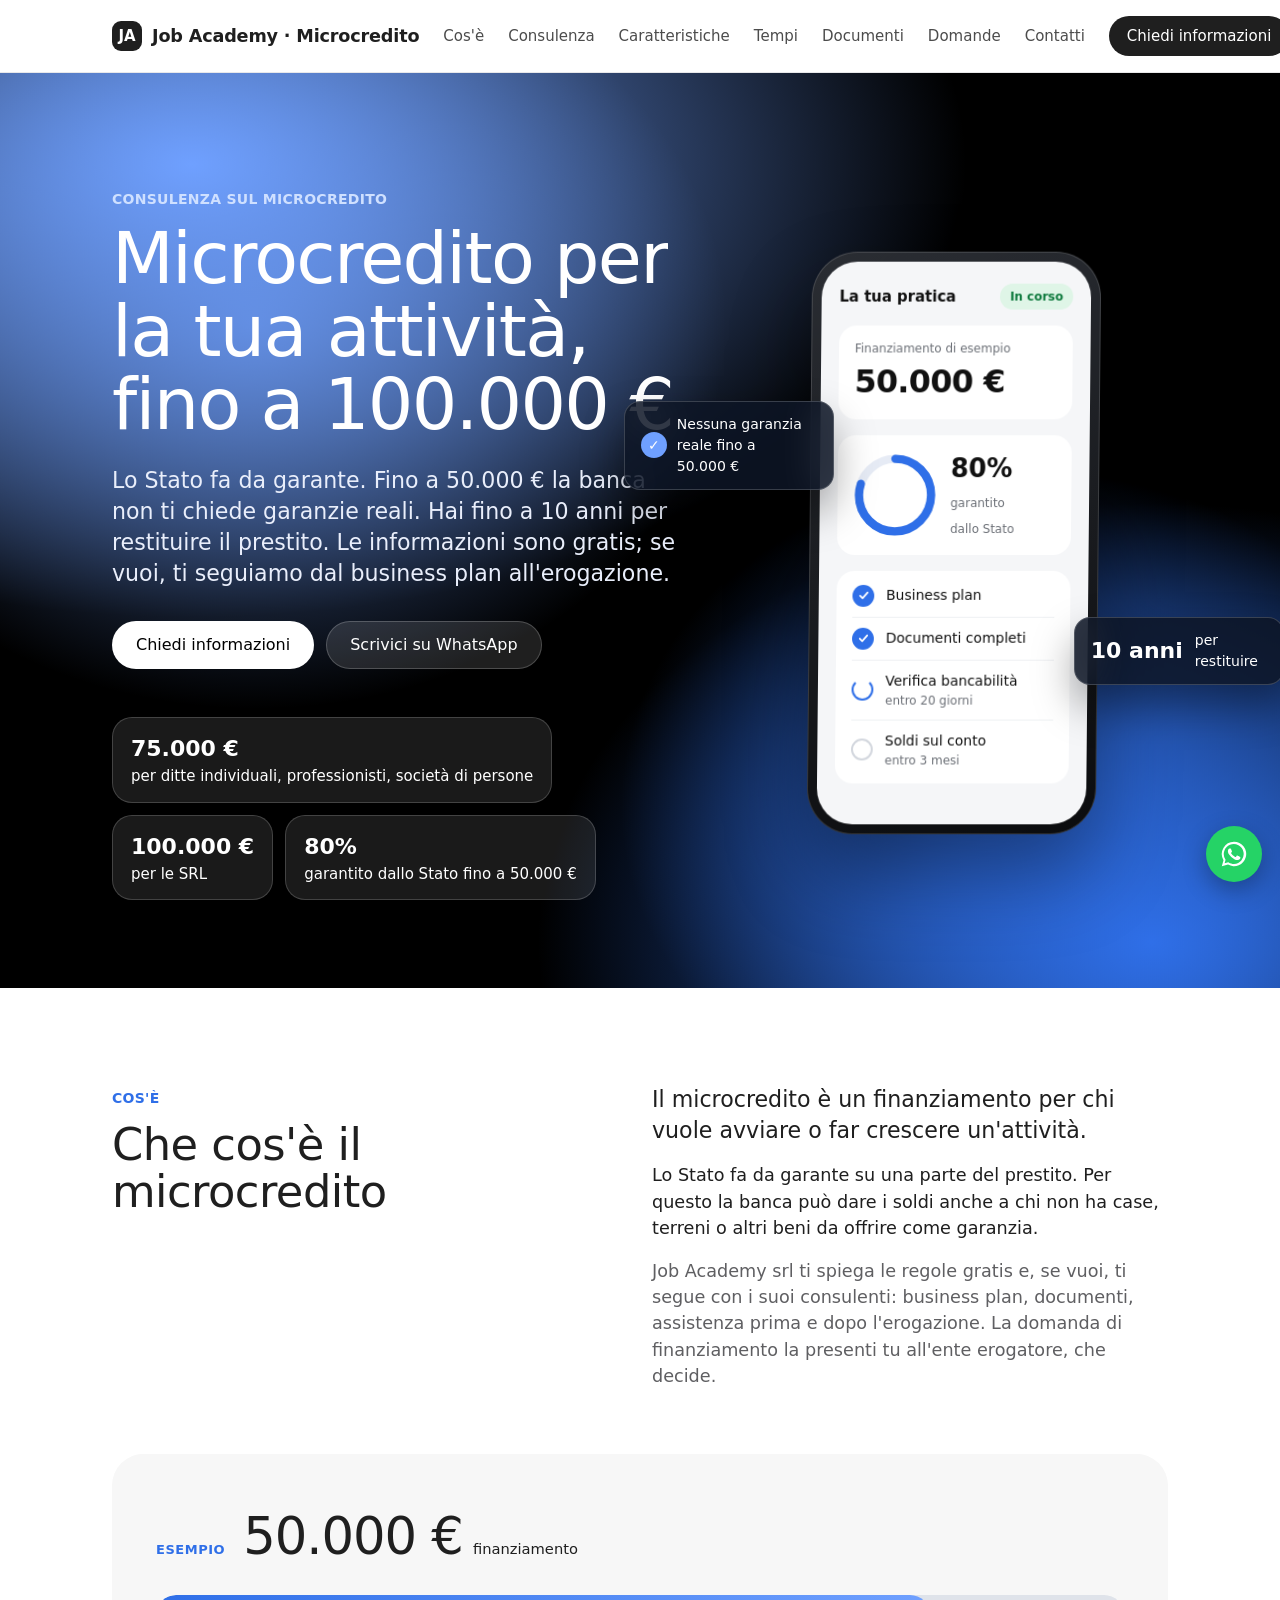
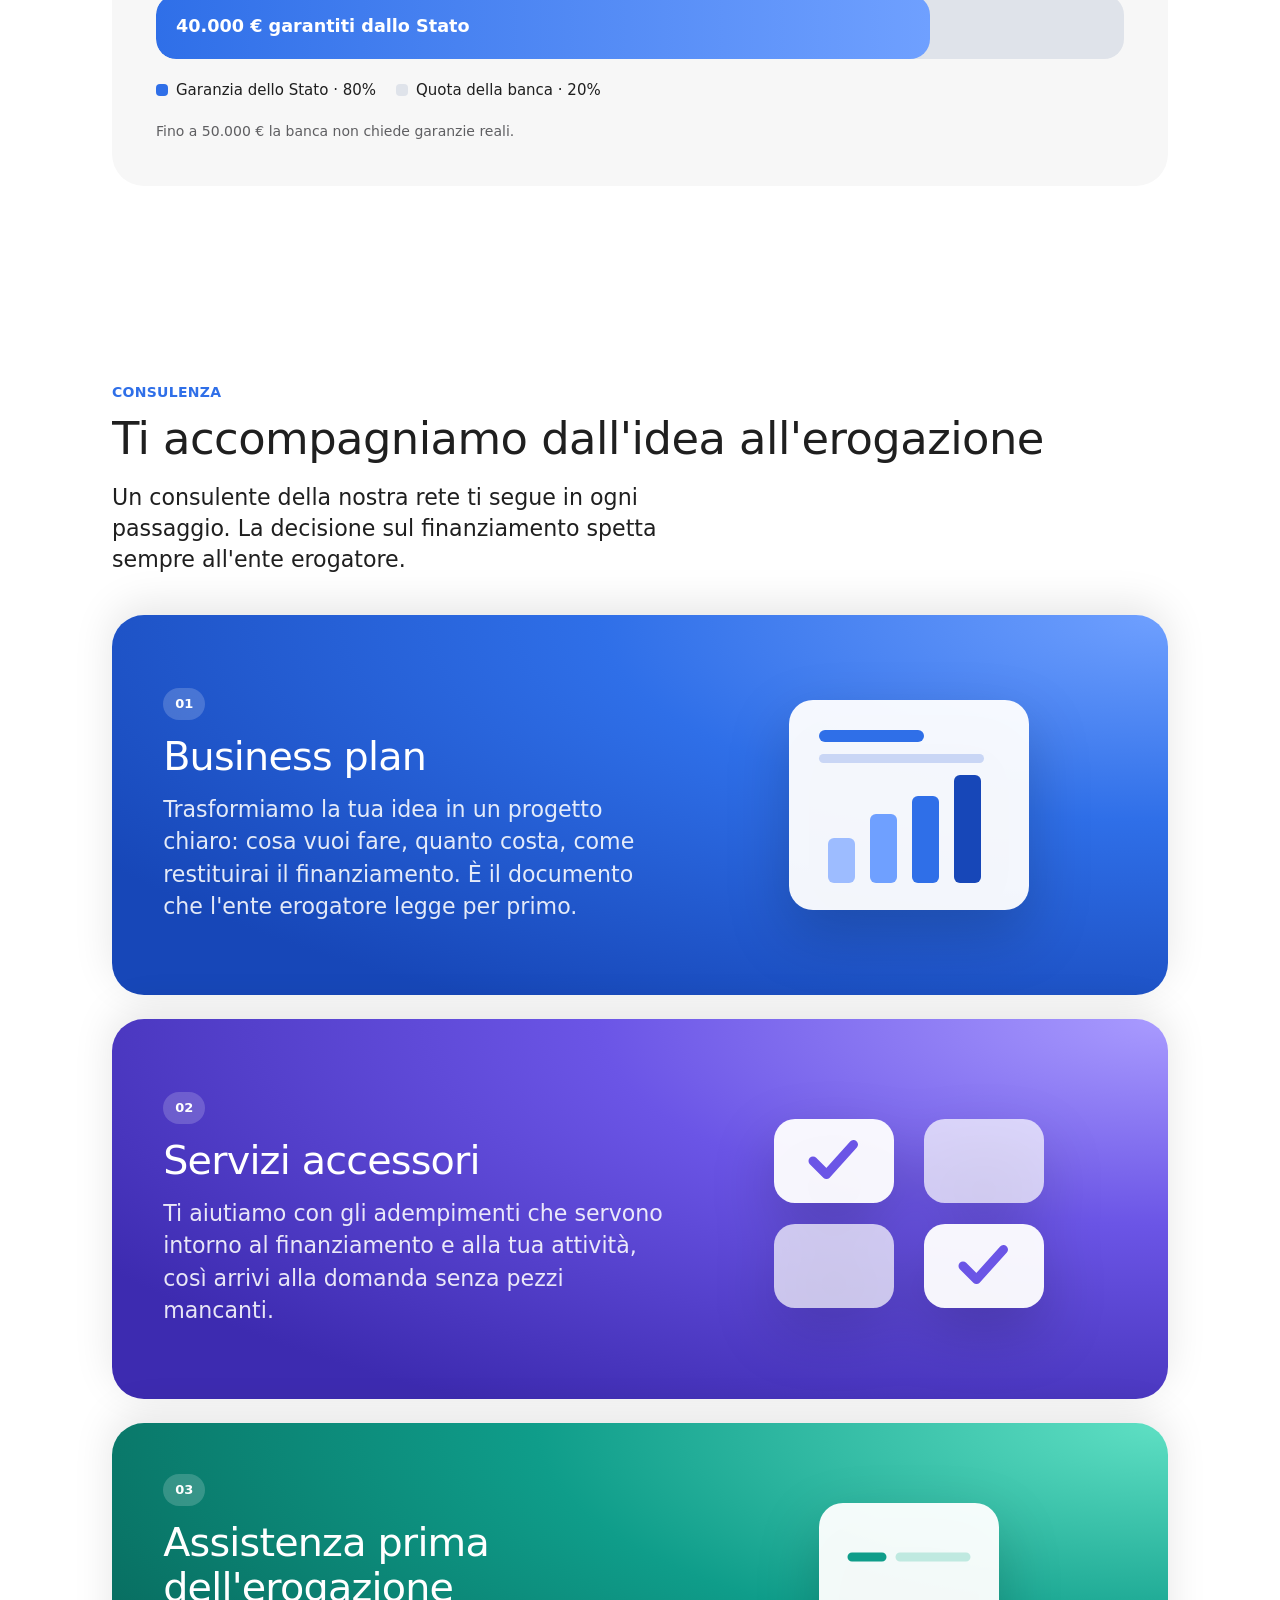
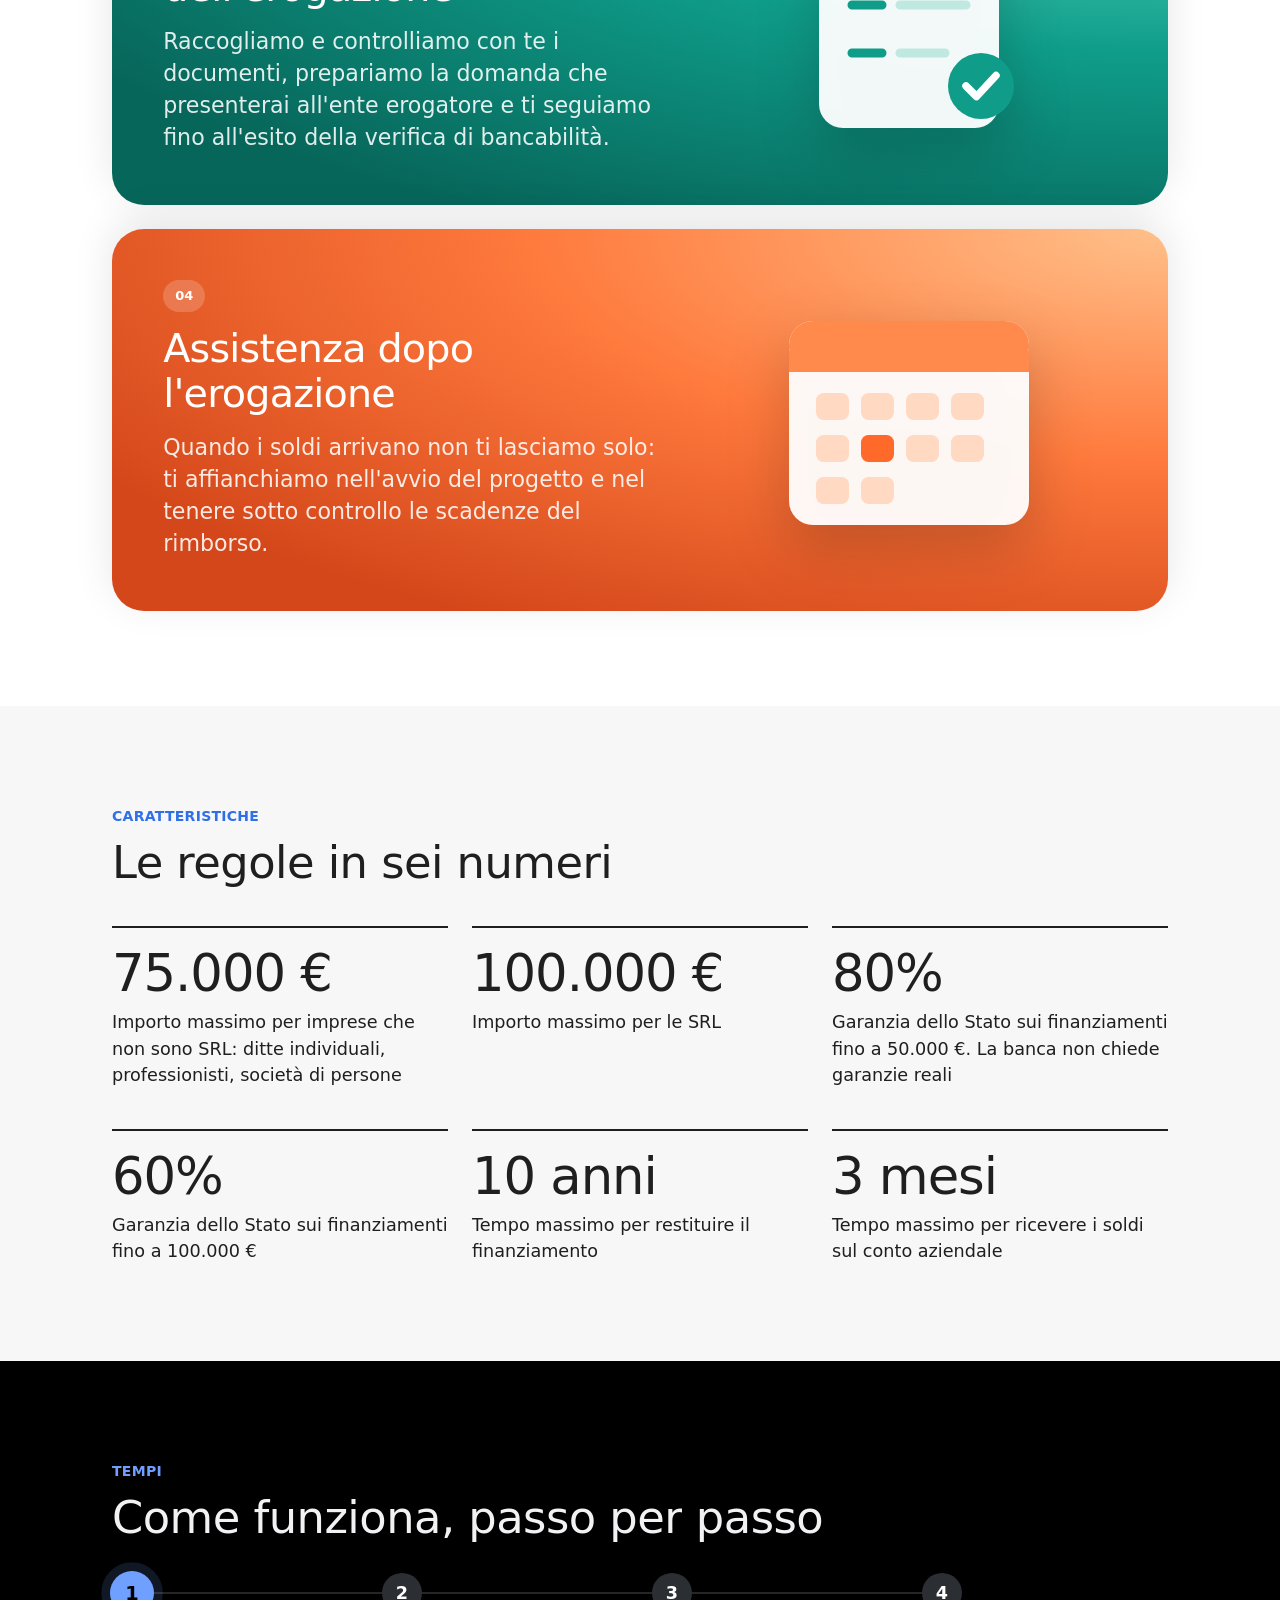
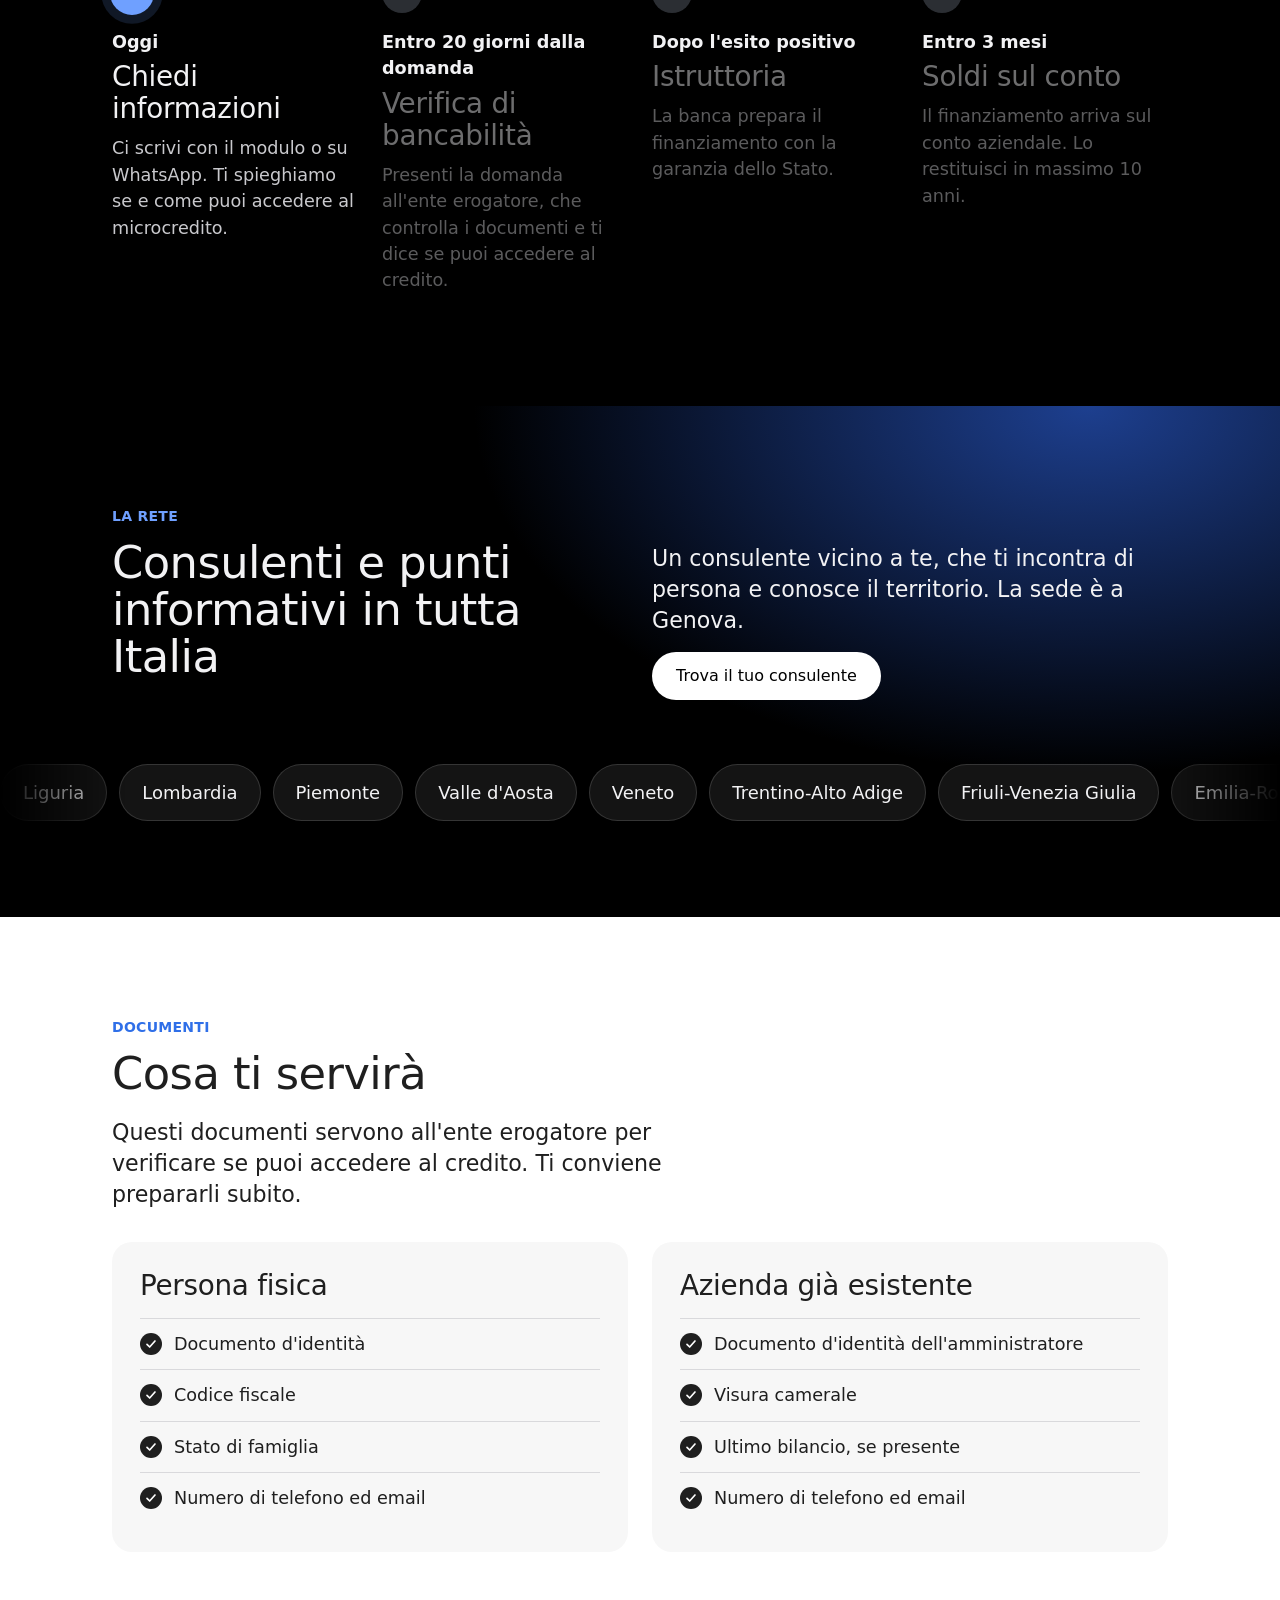
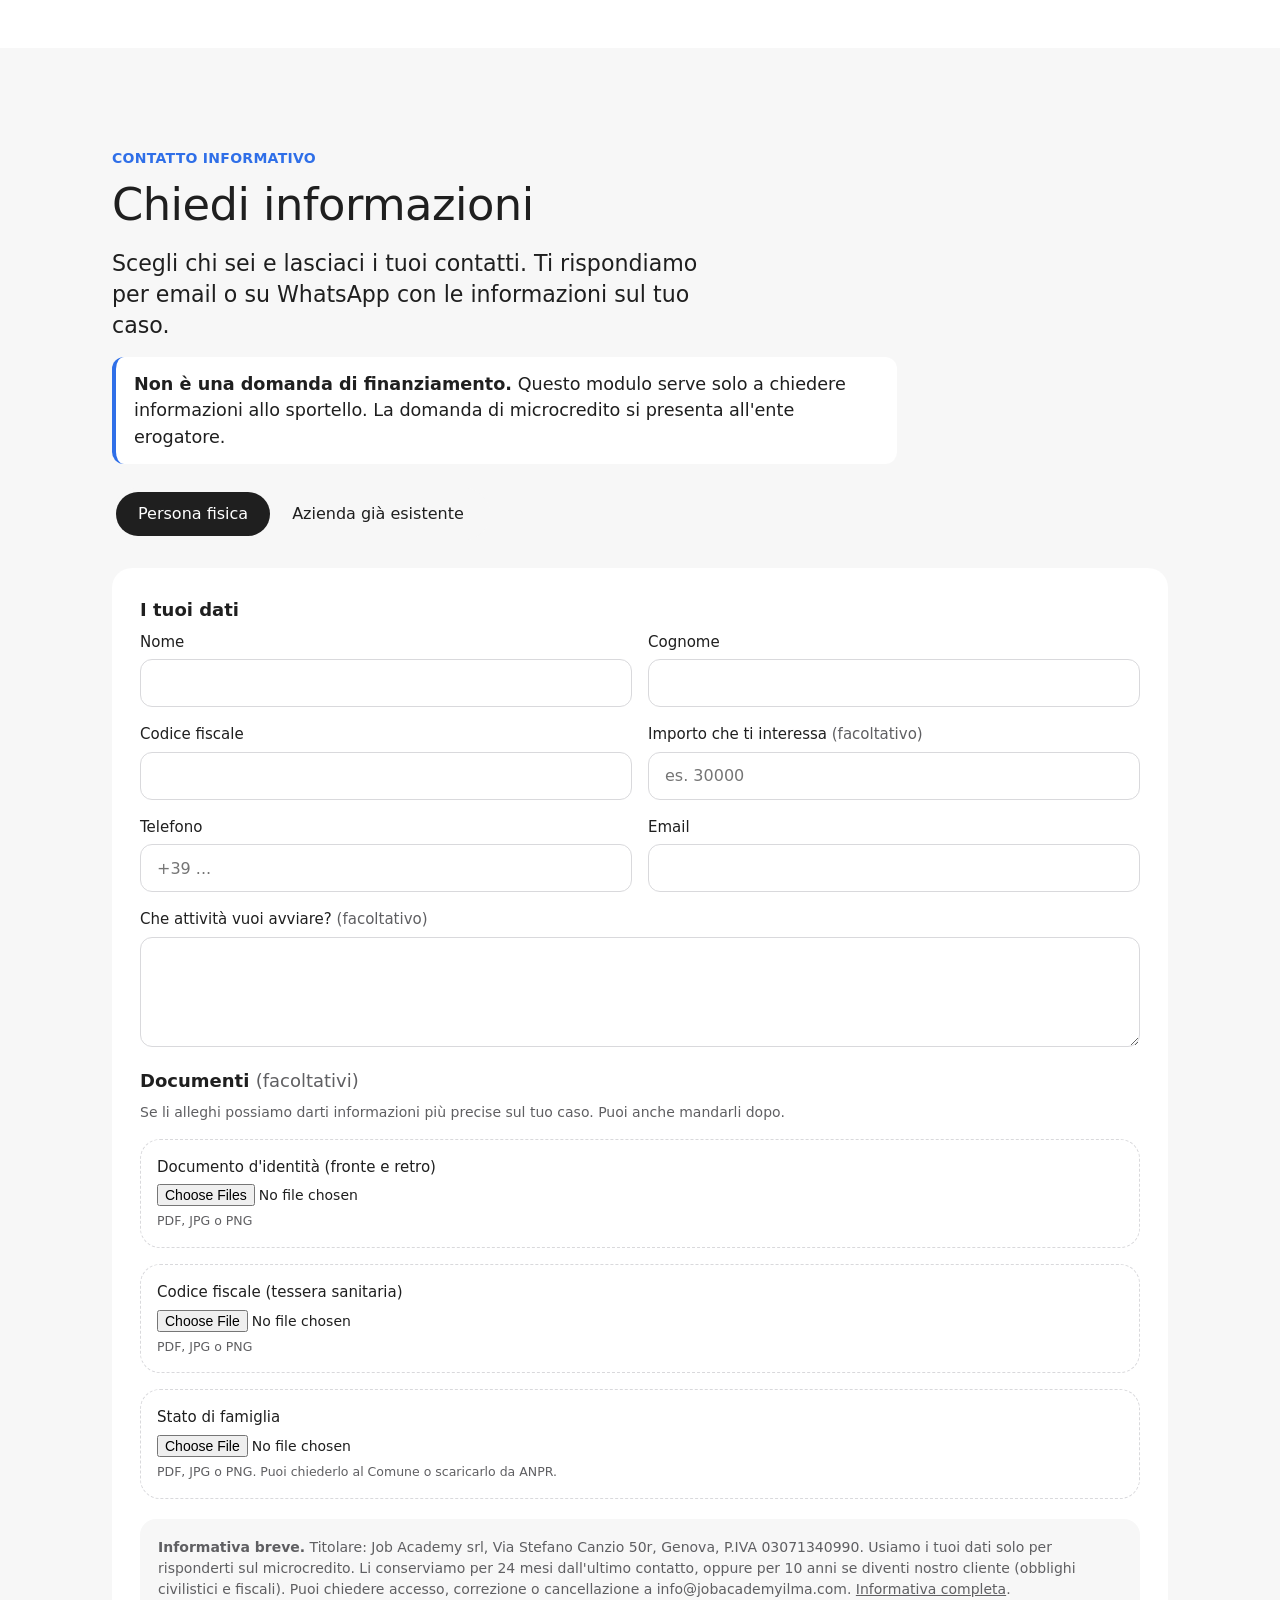
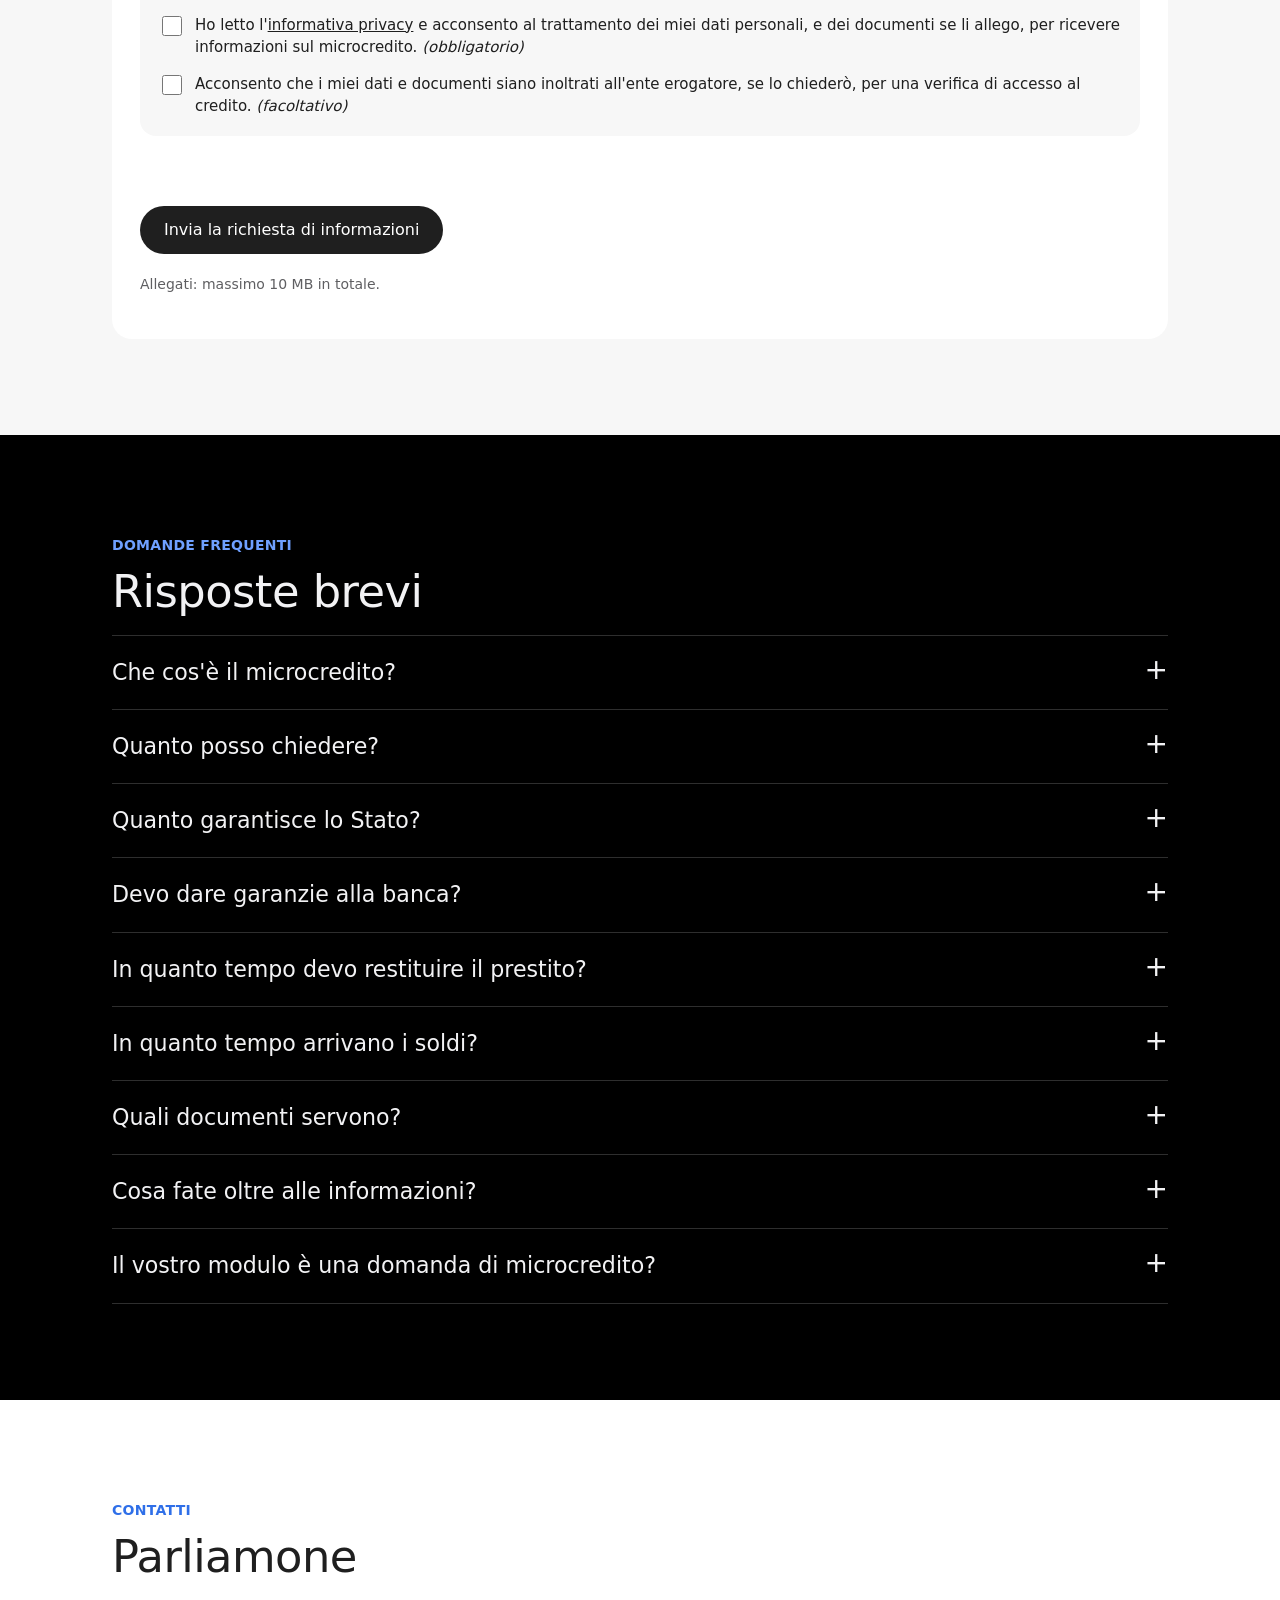
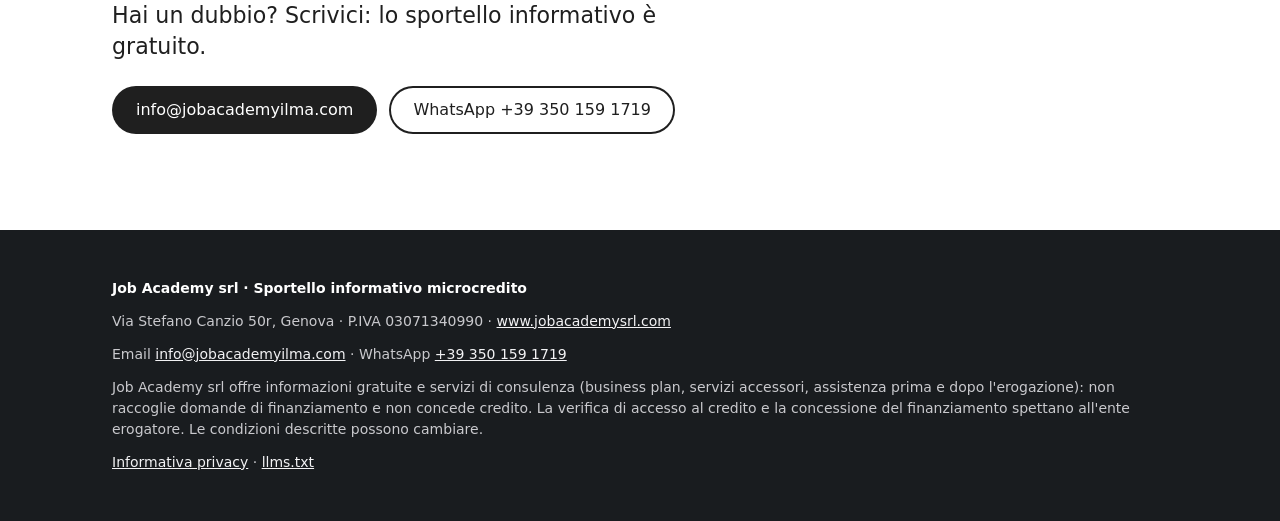
<file: docs/index.html>
<!doctype html>
<html lang="it">
<head>
<meta charset="utf-8">
<meta name="viewport" content="width=device-width, initial-scale=1">
<title>Microcredito: sportello informativo | Job Academy srl, Genova</title>
<meta name="description" content="Sportello informativo sul microcredito: fino a 75.000 € per ditte individuali, professionisti e società di persone, fino a 100.000 € per le SRL. Garanzia dello Stato all'80% fino a 50.000 €, rimborso in 10 anni. Chiedi informazioni gratis.">
<link rel="canonical" href="https://microcredito.jobacademysrl.com/">
<meta name="robots" content="index, follow, max-image-preview:large, max-snippet:-1">
<meta name="theme-color" content="#000000">
<link rel="icon" href="favicon.svg" type="image/svg+xml">
<link rel="alternate" type="text/plain" href="https://microcredito.jobacademysrl.com/llms.txt" title="Riassunto per modelli linguistici">
<meta property="og:type" content="website">
<meta property="og:locale" content="it_IT">
<meta property="og:site_name" content="Job Academy srl · Sportello microcredito">
<meta property="og:title" content="Microcredito fino a 100.000 € con garanzia dello Stato: sportello informativo">
<meta property="og:description" content="Fino a 75.000 € (non SRL) o 100.000 € (SRL). Garanzia dello Stato all'80% fino a 50.000 €. Fino a 10 anni per rimborsare. Chiedi informazioni.">
<meta property="og:url" content="https://microcredito.jobacademysrl.com/">
<meta property="og:image" content="https://microcredito.jobacademysrl.com/og.png">
<meta name="twitter:card" content="summary_large_image">
<link rel="stylesheet" href="styles.css">
<script type="application/ld+json">
{
  "@context": "https://schema.org",
  "@graph": [
    {
      "@type": "Organization",
      "@id": "https://microcredito.jobacademysrl.com/#org",
      "name": "Job Academy",
      "legalName": "Job Academy srl",
      "vatID": "IT03071340990",
      "url": "https://www.jobacademysrl.com/",
      "sameAs": ["https://www.jobacademysrl.com/"],
      "email": "info@jobacademyilma.com",
      "telephone": "+39 350 159 1719",
      "logo": "https://microcredito.jobacademysrl.com/favicon.svg",
      "address": { "@type": "PostalAddress", "streetAddress": "Via Stefano Canzio 50r", "addressLocality": "Genova", "addressRegion": "GE", "addressCountry": "IT" },
      "contactPoint": [
        { "@type": "ContactPoint", "contactType": "customer service", "email": "info@jobacademyilma.com", "telephone": "+39 350 159 1719", "availableLanguage": ["it"], "areaServed": "IT" }
      ]
    },
    {
      "@type": "WebSite",
      "@id": "https://microcredito.jobacademysrl.com/#website",
      "url": "https://microcredito.jobacademysrl.com/",
      "name": "Job Academy srl · Sportello informativo microcredito",
      "inLanguage": "it-IT",
      "publisher": { "@id": "https://microcredito.jobacademysrl.com/#org" }
    },
    {
      "@type": "Service",
      "@id": "https://microcredito.jobacademysrl.com/#sportello",
      "name": "Sportello informativo sul microcredito",
      "serviceType": "Informazioni sul microcredito con garanzia dello Stato",
      "provider": { "@id": "https://microcredito.jobacademysrl.com/#org" },
      "areaServed": { "@type": "Country", "name": "Italia" },
      "isAccessibleForFree": true,
      "audience": [
        { "@type": "Audience", "audienceType": "Persone fisiche che vogliono avviare un'attività" },
        { "@type": "BusinessAudience", "audienceType": "Imprese già esistenti" }
      ],
      "description": "Informazioni sul microcredito: fino a 75.000 € per imprese non costituite come SRL e fino a 100.000 € per le SRL; garanzia dello Stato all'80% fino a 50.000 € e al 60% fino a 100.000 €; fino a 10 anni per rimborsare; verifica di bancabilità entro 20 giorni dalla domanda all'ente erogatore; accredito sul conto aziendale entro 3 mesi. Lo sportello informa e orienta: non raccoglie domande di finanziamento."
    },
    {
      "@type": "Service",
      "@id": "https://microcredito.jobacademysrl.com/#consulenza",
      "name": "Consulenza sul microcredito",
      "serviceType": "Business plan, servizi accessori e assistenza prima e dopo l'erogazione del microcredito",
      "provider": { "@id": "https://microcredito.jobacademysrl.com/#org" },
      "areaServed": { "@type": "Country", "name": "Italia" },
      "description": "Consulenti presenti in tutta Italia preparano il business plan, aiutano con i documenti e la domanda da presentare all'ente erogatore e affiancano il cliente dopo l'erogazione. La decisione sul finanziamento spetta all'ente erogatore."
    },
    {
      "@type": "FAQPage",
      "@id": "https://microcredito.jobacademysrl.com/#faq",
      "mainEntity": [
        { "@type": "Question", "name": "Che cos'è il microcredito?", "acceptedAnswer": { "@type": "Answer", "text": "È un finanziamento per chi vuole avviare o far crescere un'attività. Lo Stato fa da garante su una parte del prestito, così la banca può concederlo anche a chi non ha garanzie proprie." } },
        { "@type": "Question", "name": "Quanto posso chiedere con il microcredito?", "acceptedAnswer": { "@type": "Answer", "text": "Fino a 75.000 € se l'impresa non è una SRL (per esempio ditta individuale, professionista o società di persone). Fino a 100.000 € se l'impresa è una SRL." } },
        { "@type": "Question", "name": "Quanto garantisce lo Stato?", "acceptedAnswer": { "@type": "Answer", "text": "L'80% del finanziamento fino a 50.000 € e il 60% del finanziamento fino a 100.000 €." } },
        { "@type": "Question", "name": "Devo dare garanzie alla banca?", "acceptedAnswer": { "@type": "Answer", "text": "Fino a 50.000 € le banche non chiedono garanzie reali al richiedente, perché l'80% è garantito dallo Stato." } },
        { "@type": "Question", "name": "In quanto tempo devo restituire il prestito?", "acceptedAnswer": { "@type": "Answer", "text": "Al massimo in 10 anni." } },
        { "@type": "Question", "name": "In quanto tempo arrivano i soldi?", "acceptedAnswer": { "@type": "Answer", "text": "La verifica di bancabilità arriva entro 20 giorni dalla domanda presentata all'ente erogatore. Se è positiva, i soldi arrivano sul conto aziendale entro 3 mesi al massimo." } },
        { "@type": "Question", "name": "Quali documenti servono?", "acceptedAnswer": { "@type": "Answer", "text": "Persona fisica: documento d'identità, codice fiscale e stato di famiglia. Azienda: documento d'identità dell'amministratore, visura camerale e ultimo bilancio se presente. In tutti e due i casi servono numero di telefono ed email." } },
        { "@type": "Question", "name": "Cosa fate oltre alle informazioni?", "acceptedAnswer": { "@type": "Answer", "text": "Se vuoi, un consulente della nostra rete ti segue con il business plan, i servizi accessori e l'assistenza prima e dopo l'erogazione. Le informazioni restano gratuite; la decisione sul finanziamento spetta all'ente erogatore." } },
        { "@type": "Question", "name": "Questo sito raccoglie domande di microcredito?", "acceptedAnswer": { "@type": "Answer", "text": "No. Job Academy srl è uno sportello informativo: ti spiega come funziona il microcredito e ti orienta. La domanda vera e propria si presenta all'ente erogatore, che fa la verifica di accesso al credito." } }
      ]
    }
  ]
}
</script>
</head>
<body>
<a class="skip" href="#informazioni">Vai al modulo per chiedere informazioni</a>
<header class="nav">
  <div class="wrap">
    <a class="brand" href="#top" aria-label="Job Academy, torna all'inizio"><span class="brand-mark" aria-hidden="true">JA</span>Job Academy<span class="brand-sub"> · Microcredito</span></a>
    <nav class="nav-links" aria-label="Sezioni">
      <a href="#cosa-e">Cos'è</a><a href="#servizi">Consulenza</a><a href="#caratteristiche">Caratteristiche</a><a href="#tempi">Tempi</a><a href="#documenti">Documenti</a><a href="#domande">Domande</a><a href="#contatti">Contatti</a>
    </nav>
    <a class="btn btn-sm" href="#informazioni">Chiedi informazioni</a>
  </div>
</header>

<main id="top">
  <section class="hero">
    <div class="wrap">
      <div class="hero-grid">
      <div class="hero-copy">
      <p class="kicker" style="color:#cfe0ff">Consulenza sul microcredito</p>
      <h1>Microcredito per la tua attività, fino a 100.000 €</h1>
      <p class="lead">Lo Stato fa da garante. Fino a 50.000 € la banca non ti chiede garanzie reali. Hai fino a 10 anni per restituire il prestito. Le informazioni sono gratis; se vuoi, ti seguiamo dal business plan all'erogazione.</p>
      <div class="hero-ctas">
        <a class="btn btn-light" href="#informazioni">Chiedi informazioni</a>
        <a class="btn btn-glass" href="https://wa.me/393501591719?text=Ciao%2C%20vorrei%20informazioni%20sul%20microcredito" rel="noopener">Scrivici su WhatsApp</a>
      </div>
      <div class="hero-facts">
        <div class="glass"><b>75.000 €</b>per ditte individuali, professionisti, società di persone</div>
        <div class="glass"><b>100.000 €</b>per le SRL</div>
        <div class="glass"><b>80%</b>garantito dallo Stato fino a 50.000 €</div>
      </div>
      </div>
      <div class="hero-visual" aria-hidden="true">
        <div class="device">
        <div class="phone" data-tilt>
          <div class="screen">
            <div class="app-top"><span>La tua pratica</span><span class="live">In corso</span></div>
            <div class="app-amount"><small>Finanziamento di esempio</small><b>50.000 €</b></div>
            <div class="app-ring">
              <svg viewBox="0 0 120 120"><circle cx="60" cy="60" r="52" class="ring-bg"/><circle cx="60" cy="60" r="52" class="ring-fg" pathLength="100"/></svg>
              <div><b>80%</b><small>garantito<br>dallo Stato</small></div>
            </div>
            <ul class="app-list">
              <li class="ok"><i></i><span>Business plan</span></li>
              <li class="ok"><i></i><span>Documenti completi</span></li>
              <li class="wait"><i></i><span>Verifica bancabilità<small>entro 20 giorni</small></span></li>
              <li><i></i><span>Soldi sul conto<small>entro 3 mesi</small></span></li>
            </ul>
          </div>
        </div>
        <div class="chip chip-a"><i>✓</i>Nessuna garanzia reale fino a 50.000&nbsp;€</div>
        <div class="chip chip-b"><b>10 anni</b>per restituire</div>
        </div>
      </div>
      </div>
    </div>
  </section>

  <section id="cosa-e">
    <div class="wrap grid2">
      <div class="reveal">
        <p class="kicker">Cos'è</p>
        <h2>Che cos'è il microcredito</h2>
      </div>
      <div class="reveal">
        <p class="lead">Il microcredito è un finanziamento per chi vuole avviare o far crescere un'attività.</p>
        <p>Lo Stato fa da garante su una parte del prestito. Per questo la banca può dare i soldi anche a chi non ha case, terreni o altri beni da offrire come garanzia.</p>
        <p class="muted">Job Academy srl ti spiega le regole gratis e, se vuoi, ti segue con i suoi consulenti: business plan, documenti, assistenza prima e dopo l'erogazione. La domanda di finanziamento la presenti tu all'ente erogatore, che decide.</p>
      </div>
      <figure class="guarantee reveal unveil" aria-label="Esempio: su un finanziamento di 50.000 € lo Stato garantisce 40.000 €, cioè l'80%">
        <div class="g-head"><span>Esempio</span><b>50.000 €</b><small>finanziamento</small></div>
        <div class="g-bar"><i style="--w:80%"><span>40.000 € garantiti dallo Stato</span></i></div>
        <div class="g-legend"><span><i class="c1"></i>Garanzia dello Stato · 80%</span><span><i class="c2"></i>Quota della banca · 20%</span></div>
        <figcaption class="small muted">Fino a 50.000 € la banca non chiede garanzie reali.</figcaption>
      </figure>
    </div>
  </section>

  <section id="servizi">
    <div class="wrap">
      <p class="kicker reveal">Consulenza</p>
      <h2 class="reveal">Ti accompagniamo dall'idea all'erogazione</h2>
      <p class="lead reveal">Un consulente della nostra rete ti segue in ogni passaggio. La decisione sul finanziamento spetta sempre all'ente erogatore.</p>
      <div class="stack">
        <article class="scard c-blue" style="--i:0">
          <div><span class="tag">01</span><h3>Business plan</h3><p>Trasformiamo la tua idea in un progetto chiaro: cosa vuoi fare, quanto costa, come restituirai il finanziamento. È il documento che l'ente erogatore legge per primo.</p></div>
          <svg class="art" viewBox="0 0 240 180" aria-hidden="true"><rect x="40" y="20" width="160" height="140" rx="16" fill="#fff" opacity=".95"/><rect x="60" y="40" width="70" height="8" rx="4" fill="#2f6fe8"/><rect x="60" y="56" width="110" height="6" rx="3" fill="#c9d6f5"/><rect x="66" y="112" width="18" height="30" rx="4" fill="#9dbcff" class="bar"/><rect x="94" y="96" width="18" height="46" rx="4" fill="#6fa0ff" class="bar"/><rect x="122" y="84" width="18" height="58" rx="4" fill="#2f6fe8" class="bar"/><rect x="150" y="70" width="18" height="72" rx="4" fill="#1747b8" class="bar"/></svg>
        </article>
        <article class="scard c-violet" style="--i:1">
          <div><span class="tag">02</span><h3>Servizi accessori</h3><p>Ti aiutiamo con gli adempimenti che servono intorno al finanziamento e alla tua attività, così arrivi alla domanda senza pezzi mancanti.</p></div>
          <svg class="art" viewBox="0 0 240 180" aria-hidden="true"><rect x="30" y="30" width="80" height="56" rx="14" fill="#fff" opacity=".95"/><rect x="130" y="30" width="80" height="56" rx="14" fill="#fff" opacity=".7"/><rect x="30" y="100" width="80" height="56" rx="14" fill="#fff" opacity=".7"/><rect x="130" y="100" width="80" height="56" rx="14" fill="#fff" opacity=".95"/><path d="M56 58l9 9 18-20M156 128l9 9 18-20" fill="none" stroke="#6b55e6" stroke-width="6" stroke-linecap="round" stroke-linejoin="round"/></svg>
        </article>
        <article class="scard c-teal" style="--i:2">
          <div><span class="tag">03</span><h3>Assistenza prima dell'erogazione</h3><p>Raccogliamo e controlliamo con te i documenti, prepariamo la domanda che presenterai all'ente erogatore e ti seguiamo fino all'esito della verifica di bancabilità.</p></div>
          <svg class="art" viewBox="0 0 240 180" aria-hidden="true"><rect x="60" y="16" width="120" height="150" rx="16" fill="#fff" opacity=".95"/><g fill="none" stroke-width="6" stroke-linecap="round"><path d="M82 52h20M82 84h20M82 116h20" stroke="#0f9d8a"/><path d="M114 52h44M114 84h44M114 116h30" stroke="#bfe9e0"/></g><circle cx="168" cy="138" r="22" fill="#0f9d8a"/><path d="M158 138l7 7 13-14" fill="none" stroke="#fff" stroke-width="5" stroke-linecap="round" stroke-linejoin="round"/></svg>
        </article>
        <article class="scard c-orange" style="--i:3">
          <div><span class="tag">04</span><h3>Assistenza dopo l'erogazione</h3><p>Quando i soldi arrivano non ti lasciamo solo: ti affianchiamo nell'avvio del progetto e nel tenere sotto controllo le scadenze del rimborso.</p></div>
          <svg class="art" viewBox="0 0 240 180" aria-hidden="true"><rect x="40" y="24" width="160" height="136" rx="16" fill="#fff" opacity=".95"/><rect x="40" y="24" width="160" height="34" rx="16" fill="#ff8a4c"/><rect x="40" y="44" width="160" height="14" fill="#ff8a4c"/><g fill="#ffd9c2"><rect x="58" y="72" width="22" height="18" rx="5"/><rect x="88" y="72" width="22" height="18" rx="5"/><rect x="118" y="72" width="22" height="18" rx="5"/><rect x="148" y="72" width="22" height="18" rx="5"/><rect x="58" y="100" width="22" height="18" rx="5"/><rect x="118" y="100" width="22" height="18" rx="5"/><rect x="148" y="100" width="22" height="18" rx="5"/><rect x="58" y="128" width="22" height="18" rx="5"/><rect x="88" y="128" width="22" height="18" rx="5"/></g><rect x="88" y="100" width="22" height="18" rx="5" fill="#ff6a2b"/></svg>
        </article>
      </div>
    </div>
  </section>

  <section id="caratteristiche" class="soft">
    <div class="wrap">
      <p class="kicker reveal">Caratteristiche</p>
      <h2 class="reveal">Le regole in sei numeri</h2>
      <div class="nums nums6">
        <div class="num reveal"><b>75.000 €</b>Importo massimo per imprese che non sono SRL: ditte individuali, professionisti, società di persone</div>
        <div class="num reveal"><b>100.000 €</b>Importo massimo per le SRL</div>
        <div class="num reveal"><b>80%</b>Garanzia dello Stato sui finanziamenti fino a 50.000 €. La banca non chiede garanzie reali</div>
        <div class="num reveal"><b>60%</b>Garanzia dello Stato sui finanziamenti fino a 100.000 €</div>
        <div class="num reveal"><b>10 anni</b>Tempo massimo per restituire il finanziamento</div>
        <div class="num reveal"><b>3 mesi</b>Tempo massimo per ricevere i soldi sul conto aziendale</div>
      </div>
    </div>
  </section>

  <section id="tempi" class="dark">
    <div class="wrap">
      <p class="kicker reveal">Tempi</p>
      <h2 class="reveal">Come funziona, passo per passo</h2>
      <div class="steps">
        <div class="step reveal"><span class="when">Oggi</span><h3>Chiedi informazioni</h3><p class="muted">Ci scrivi con il modulo o su WhatsApp. Ti spieghiamo se e come puoi accedere al microcredito.</p></div>
        <div class="step reveal"><span class="when">Entro 20 giorni dalla domanda</span><h3>Verifica di bancabilità</h3><p class="muted">Presenti la domanda all'ente erogatore, che controlla i documenti e ti dice se puoi accedere al credito.</p></div>
        <div class="step reveal"><span class="when">Dopo l'esito positivo</span><h3>Istruttoria</h3><p class="muted">La banca prepara il finanziamento con la garanzia dello Stato.</p></div>
        <div class="step reveal"><span class="when">Entro 3 mesi</span><h3>Soldi sul conto</h3><p class="muted">Il finanziamento arriva sul conto aziendale. Lo restituisci in massimo 10 anni.</p></div>
      </div>
    </div>
  </section>

  <section id="rete" class="dark rete">
    <div class="wrap grid2">
      <div class="reveal">
        <p class="kicker">La rete</p>
        <h2>Consulenti e punti informativi in tutta Italia</h2>
      </div>
      <div class="reveal">
        <p class="lead">Un consulente vicino a te, che ti incontra di persona e conosce il territorio. La sede è a Genova.</p>
        <a class="btn btn-light" href="#informazioni">Trova il tuo consulente</a>
      </div>
    </div>
    <div class="marquee" aria-hidden="true"><div class="track">
      <span>Liguria</span><span>Lombardia</span><span>Piemonte</span><span>Valle d'Aosta</span><span>Veneto</span><span>Trentino-Alto Adige</span><span>Friuli-Venezia Giulia</span><span>Emilia-Romagna</span><span>Toscana</span><span>Umbria</span><span>Marche</span><span>Lazio</span><span>Abruzzo</span><span>Molise</span><span>Campania</span><span>Puglia</span><span>Basilicata</span><span>Calabria</span><span>Sicilia</span><span>Sardegna</span>
    </div></div>
  </section>

  <section id="documenti">
    <div class="wrap">
      <p class="kicker reveal">Documenti</p>
      <h2 class="reveal">Cosa ti servirà</h2>
      <p class="lead reveal">Questi documenti servono all'ente erogatore per verificare se puoi accedere al credito. Ti conviene prepararli subito.</p>
      <div class="grid2" style="margin-top:32px">
        <div class="card reveal">
          <h3>Persona fisica</h3>
          <ul class="doclist"><li>Documento d'identità</li><li>Codice fiscale</li><li>Stato di famiglia</li><li>Numero di telefono ed email</li></ul>
        </div>
        <div class="card reveal">
          <h3>Azienda già esistente</h3>
          <ul class="doclist"><li>Documento d'identità dell'amministratore</li><li>Visura camerale</li><li>Ultimo bilancio, se presente</li><li>Numero di telefono ed email</li></ul>
        </div>
      </div>
    </div>
  </section>

  <section id="informazioni" class="soft">
    <div class="wrap">
      <p class="kicker">Contatto informativo</p>
      <h2>Chiedi informazioni</h2>
      <p class="lead">Scegli chi sei e lasciaci i tuoi contatti. Ti rispondiamo per email o su WhatsApp con le informazioni sul tuo caso.</p>
      <p class="notice"><strong>Non è una domanda di finanziamento.</strong> Questo modulo serve solo a chiedere informazioni allo sportello. La domanda di microcredito si presenta all'ente erogatore.</p>
      <div class="tabs" role="tablist" aria-label="Tipo di richiedente">
        <button class="tab" role="tab" id="tab-persona" aria-controls="panel-persona" aria-selected="true">Persona fisica</button>
        <button class="tab" role="tab" id="tab-azienda" aria-controls="panel-azienda" aria-selected="false" tabindex="-1">Azienda già esistente</button>
      </div>

      <div class="panel card" id="panel-persona" role="tabpanel" aria-labelledby="tab-persona">
        <form action="https://formsubmit.co/info@jobacademyilma.com" method="POST" enctype="multipart/form-data" data-form>
          <input type="hidden" name="_subject" value="Richiesta di informazioni microcredito – Persona fisica">
          <input type="hidden" name="_template" value="table">
          <input type="hidden" name="_next" value="https://microcredito.jobacademysrl.com/grazie.html">
          <input type="hidden" name="Tipo di contatto" value="Richiesta di informazioni (non è una domanda di finanziamento)">
          <input type="hidden" name="Tipo richiedente" value="Persona fisica">
          <input type="hidden" name="Versione informativa privacy" value="2026-10-25">
          <input type="hidden" name="Data e ora consenso" value="" data-consent-time>
          <input type="text" name="_honey" class="hp" tabindex="-1" autocomplete="off" aria-hidden="true">
          <fieldset>
            <legend>I tuoi dati</legend>
            <div class="row">
              <label>Nome<input type="text" name="Nome" autocomplete="given-name" required></label>
              <label>Cognome<input type="text" name="Cognome" autocomplete="family-name" required></label>
            </div>
            <div class="row">
              <label>Codice fiscale<input type="text" name="Codice fiscale" maxlength="16" pattern="[A-Za-z0-9]{16}" title="16 caratteri, lettere e numeri" autocapitalize="characters" required></label>
              <label>Importo che ti interessa <span class="opt">(facoltativo)</span><input type="number" name="Importo di interesse (EUR)" min="1000" max="100000" step="500" inputmode="numeric" placeholder="es. 30000"></label>
            </div>
            <div class="row">
              <label>Telefono<input type="tel" name="Telefono" autocomplete="tel" placeholder="+39 ..." required></label>
              <label>Email<input type="email" name="email" autocomplete="email" required></label>
            </div>
            <label>Che attività vuoi avviare? <span class="opt">(facoltativo)</span><textarea name="Attività"></textarea></label>
          </fieldset>
          <fieldset>
            <legend>Documenti <span class="opt">(facoltativi)</span></legend>
            <p class="form-note" style="margin:0">Se li alleghi possiamo darti informazioni più precise sul tuo caso. Puoi anche mandarli dopo.</p>
            <label class="file">Documento d'identità (fronte e retro)<input type="file" name="attachment_documento_identita" accept=".pdf,.jpg,.jpeg,.png" multiple><small>PDF, JPG o PNG</small></label>
            <label class="file">Codice fiscale (tessera sanitaria)<input type="file" name="attachment_codice_fiscale" accept=".pdf,.jpg,.jpeg,.png"><small>PDF, JPG o PNG</small></label>
            <label class="file">Stato di famiglia<input type="file" name="attachment_stato_famiglia" accept=".pdf,.jpg,.jpeg,.png"><small>PDF, JPG o PNG. Puoi chiederlo al Comune o scaricarlo da ANPR.</small></label>
          </fieldset>
          <div class="gdpr">
            <p><strong>Informativa breve.</strong> Titolare: Job Academy srl, Via Stefano Canzio 50r, Genova, P.IVA 03071340990. Usiamo i tuoi dati solo per risponderti sul microcredito. Li conserviamo per 24 mesi dall'ultimo contatto, oppure per 10 anni se diventi nostro cliente (obblighi civilistici e fiscali). Puoi chiedere accesso, correzione o cancellazione a info@jobacademyilma.com. <a href="privacy.html" target="_blank" rel="noopener">Informativa completa</a>.</p>
            <label class="check"><input type="checkbox" name="Consenso trattamento dati (obbligatorio)" value="Sì, dato" required><span>Ho letto l'<a href="privacy.html" target="_blank" rel="noopener">informativa privacy</a> e acconsento al trattamento dei miei dati personali, e dei documenti se li allego, per ricevere informazioni sul microcredito. <em>(obbligatorio)</em></span></label>
            <label class="check"><input type="checkbox" name="Consenso inoltro all'ente erogatore (facoltativo)" value="Sì, dato"><span>Acconsento che i miei dati e documenti siano inoltrati all'ente erogatore, se lo chiederò, per una verifica di accesso al credito. <em>(facoltativo)</em></span></label>
          </div>
          <p class="err" aria-live="polite"></p>
          <div><button class="btn" type="submit">Invia la richiesta di informazioni</button></div>
          <p class="form-note">Allegati: massimo 10 MB in totale.</p>
        </form>
      </div>

      <div class="panel card" id="panel-azienda" role="tabpanel" aria-labelledby="tab-azienda" hidden>
        <form action="https://formsubmit.co/info@jobacademyilma.com" method="POST" enctype="multipart/form-data" data-form>
          <input type="hidden" name="_subject" value="Richiesta di informazioni microcredito – Azienda">
          <input type="hidden" name="_template" value="table">
          <input type="hidden" name="_next" value="https://microcredito.jobacademysrl.com/grazie.html">
          <input type="hidden" name="Tipo di contatto" value="Richiesta di informazioni (non è una domanda di finanziamento)">
          <input type="hidden" name="Tipo richiedente" value="Azienda già esistente">
          <input type="hidden" name="Versione informativa privacy" value="2026-10-25">
          <input type="hidden" name="Data e ora consenso" value="" data-consent-time>
          <input type="text" name="_honey" class="hp" tabindex="-1" autocomplete="off" aria-hidden="true">
          <fieldset>
            <legend>Dati dell'azienda</legend>
            <div class="row">
              <label>Ragione sociale<input type="text" name="Ragione sociale" autocomplete="organization" required></label>
              <label>Partita IVA<input type="text" name="Partita IVA" inputmode="numeric" maxlength="11" pattern="[0-9]{11}" title="11 cifre" required></label>
            </div>
            <div class="row">
              <label>Forma giuridica<select name="Forma giuridica" required><option value="">Scegli…</option><option>SRL o SRLS (fino a 100.000 €)</option><option>Ditta individuale (fino a 75.000 €)</option><option>Libero professionista (fino a 75.000 €)</option><option>Società di persone: SNC, SAS (fino a 75.000 €)</option><option>Altro</option></select></label>
              <label>Nome e cognome dell'amministratore<input type="text" name="Amministratore" autocomplete="name" required></label>
            </div>
            <div class="row">
              <label>Telefono<input type="tel" name="Telefono" autocomplete="tel" placeholder="+39 ..." required></label>
              <label>Email<input type="email" name="email" autocomplete="email" required></label>
            </div>
            <div class="row">
              <label>Importo che ti interessa <span class="opt">(facoltativo)</span><input type="number" name="Importo di interesse (EUR)" min="1000" max="100000" step="500" inputmode="numeric" placeholder="es. 50000"></label>
              <span></span>
            </div>
            <label>A cosa ti servono i soldi? <span class="opt">(facoltativo)</span><textarea name="Uso del finanziamento"></textarea></label>
          </fieldset>
          <fieldset>
            <legend>Documenti <span class="opt">(facoltativi)</span></legend>
            <p class="form-note" style="margin:0">Se li alleghi possiamo darti informazioni più precise. Puoi anche mandarli dopo.</p>
            <label class="file">Documento d'identità dell'amministratore (fronte e retro)<input type="file" name="attachment_documento_amministratore" accept=".pdf,.jpg,.jpeg,.png" multiple><small>PDF, JPG o PNG</small></label>
            <label class="file">Visura camerale<input type="file" name="attachment_visura_camerale" accept=".pdf,.jpg,.jpeg,.png"><small>PDF, recente</small></label>
            <label class="file">Ultimo bilancio <span class="opt">(se presente)</span><input type="file" name="attachment_ultimo_bilancio" accept=".pdf,.jpg,.jpeg,.png"><small>PDF. Se l'azienda è nuova puoi lasciarlo vuoto.</small></label>
          </fieldset>
          <div class="gdpr">
            <p><strong>Informativa breve.</strong> Titolare: Job Academy srl, Via Stefano Canzio 50r, Genova, P.IVA 03071340990. Usiamo i dati solo per rispondere sul microcredito. Li conserviamo per 24 mesi dall'ultimo contatto, oppure per 10 anni se l'azienda diventa nostra cliente (obblighi civilistici e fiscali). Puoi chiedere accesso, correzione o cancellazione a info@jobacademyilma.com. <a href="privacy.html" target="_blank" rel="noopener">Informativa completa</a>.</p>
            <label class="check"><input type="checkbox" name="Consenso trattamento dati (obbligatorio)" value="Sì, dato" required><span>Ho letto l'<a href="privacy.html" target="_blank" rel="noopener">informativa privacy</a> e acconsento al trattamento dei dati personali, e dei documenti se li allego, per ricevere informazioni sul microcredito. <em>(obbligatorio)</em></span></label>
            <label class="check"><input type="checkbox" name="Consenso inoltro all'ente erogatore (facoltativo)" value="Sì, dato"><span>Acconsento che i dati e i documenti siano inoltrati all'ente erogatore, se lo chiederò, per una verifica di accesso al credito. <em>(facoltativo)</em></span></label>
          </div>
          <p class="err" aria-live="polite"></p>
          <div><button class="btn" type="submit">Invia la richiesta di informazioni</button></div>
          <p class="form-note">Allegati: massimo 10 MB in totale.</p>
        </form>
      </div>
    </div>
  </section>

  <section id="domande" class="dark">
    <div class="wrap">
      <p class="kicker">Domande frequenti</p>
      <h2>Risposte brevi</h2>
      <details><summary>Che cos'è il microcredito?</summary><p>È un finanziamento per chi vuole avviare o far crescere un'attività. Lo Stato fa da garante su una parte del prestito, così la banca può concederlo anche a chi non ha garanzie proprie.</p></details>
      <details><summary>Quanto posso chiedere?</summary><p>Fino a 75.000 € se l'impresa non è una SRL (per esempio ditta individuale, professionista o società di persone). Fino a 100.000 € se l'impresa è una SRL.</p></details>
      <details><summary>Quanto garantisce lo Stato?</summary><p>L'80% del finanziamento fino a 50.000 € e il 60% del finanziamento fino a 100.000 €.</p></details>
      <details><summary>Devo dare garanzie alla banca?</summary><p>Fino a 50.000 € le banche non chiedono garanzie reali al richiedente, perché l'80% è garantito dallo Stato.</p></details>
      <details><summary>In quanto tempo devo restituire il prestito?</summary><p>Al massimo in 10 anni.</p></details>
      <details><summary>In quanto tempo arrivano i soldi?</summary><p>La verifica di bancabilità arriva entro 20 giorni dalla domanda presentata all'ente erogatore. Se è positiva, i soldi arrivano sul conto aziendale entro 3 mesi al massimo.</p></details>
      <details><summary>Quali documenti servono?</summary><p>Persona fisica: documento d'identità, codice fiscale e stato di famiglia. Azienda: documento d'identità dell'amministratore, visura camerale e ultimo bilancio, se presente. In tutti e due i casi servono numero di telefono ed email.</p></details>
      <details><summary>Cosa fate oltre alle informazioni?</summary><p>Se vuoi, un consulente della nostra rete ti segue con il business plan, i servizi accessori e l'assistenza prima e dopo l'erogazione. Le informazioni restano gratuite; la decisione sul finanziamento spetta all'ente erogatore.</p></details>
      <details><summary>Il vostro modulo è una domanda di microcredito?</summary><p>No. Job Academy srl è uno sportello informativo: ti spieghiamo come funziona il microcredito e ti orientiamo. La domanda vera e propria si presenta all'ente erogatore, che fa la verifica di accesso al credito.</p></details>
    </div>
  </section>

  <section id="contatti">
    <div class="wrap">
      <p class="kicker">Contatti</p>
      <h2>Parliamone</h2>
      <p class="lead">Hai un dubbio? Scrivici: lo sportello informativo è gratuito.</p>
      <div class="contact">
        <a class="btn" href="mailto:info@jobacademyilma.com?subject=Informazioni%20microcredito">info@jobacademyilma.com</a>
        <a class="btn btn-outline" href="https://wa.me/393501591719?text=Ciao%2C%20vorrei%20informazioni%20sul%20microcredito" rel="noopener">WhatsApp +39 350 159 1719</a>
      </div>
    </div>
  </section>
</main>

<footer>
  <div class="wrap">
    <strong style="color:#fff">Job Academy srl · Sportello informativo microcredito</strong>
    <span>Via Stefano Canzio 50r, Genova · P.IVA 03071340990 · <a href="https://www.jobacademysrl.com/">www.jobacademysrl.com</a></span>
    <span>Email <a href="mailto:info@jobacademyilma.com">info@jobacademyilma.com</a> · WhatsApp <a href="https://wa.me/393501591719" rel="noopener">+39 350 159 1719</a></span>
    <span>Job Academy srl offre informazioni gratuite e servizi di consulenza (business plan, servizi accessori, assistenza prima e dopo l'erogazione): non raccoglie domande di finanziamento e non concede credito. La verifica di accesso al credito e la concessione del finanziamento spettano all'ente erogatore. Le condizioni descritte possono cambiare.</span>
    <span><a href="privacy.html">Informativa privacy</a> · <a href="llms.txt">llms.txt</a></span>
  </div>
</footer>

<a class="wa-float" href="https://wa.me/393501591719?text=Ciao%2C%20vorrei%20informazioni%20sul%20microcredito" rel="noopener" aria-label="Scrivici su WhatsApp"><svg viewBox="0 0 32 32" aria-hidden="true"><path fill="#fff" d="M16 3a13 13 0 0 0-11.2 19.6L3 29l6.6-1.7A13 13 0 1 0 16 3zm0 23.6c-2 0-4-.6-5.7-1.6l-.4-.2-3.9 1 1-3.8-.3-.4A10.6 10.6 0 1 1 16 26.6zm5.8-7.9c-.3-.2-1.9-.9-2.2-1s-.5-.2-.7.2-.8 1-1 1.2-.4.2-.7 0a8.7 8.7 0 0 1-4.3-3.8c-.3-.6.3-.5.9-1.7.1-.2 0-.4 0-.6l-1-2.4c-.3-.6-.5-.5-.7-.5h-.6a1.2 1.2 0 0 0-.9.4 3.7 3.7 0 0 0-1.1 2.7 6.5 6.5 0 0 0 1.3 3.4 14.6 14.6 0 0 0 5.6 5c2.1.9 2.9 1 4 .8.6-.1 1.9-.8 2.2-1.5s.3-1.4.2-1.5-.3-.2-.6-.3z"/></svg></a>

<script src="app.js" defer></script>
</body>
</html>
</file>
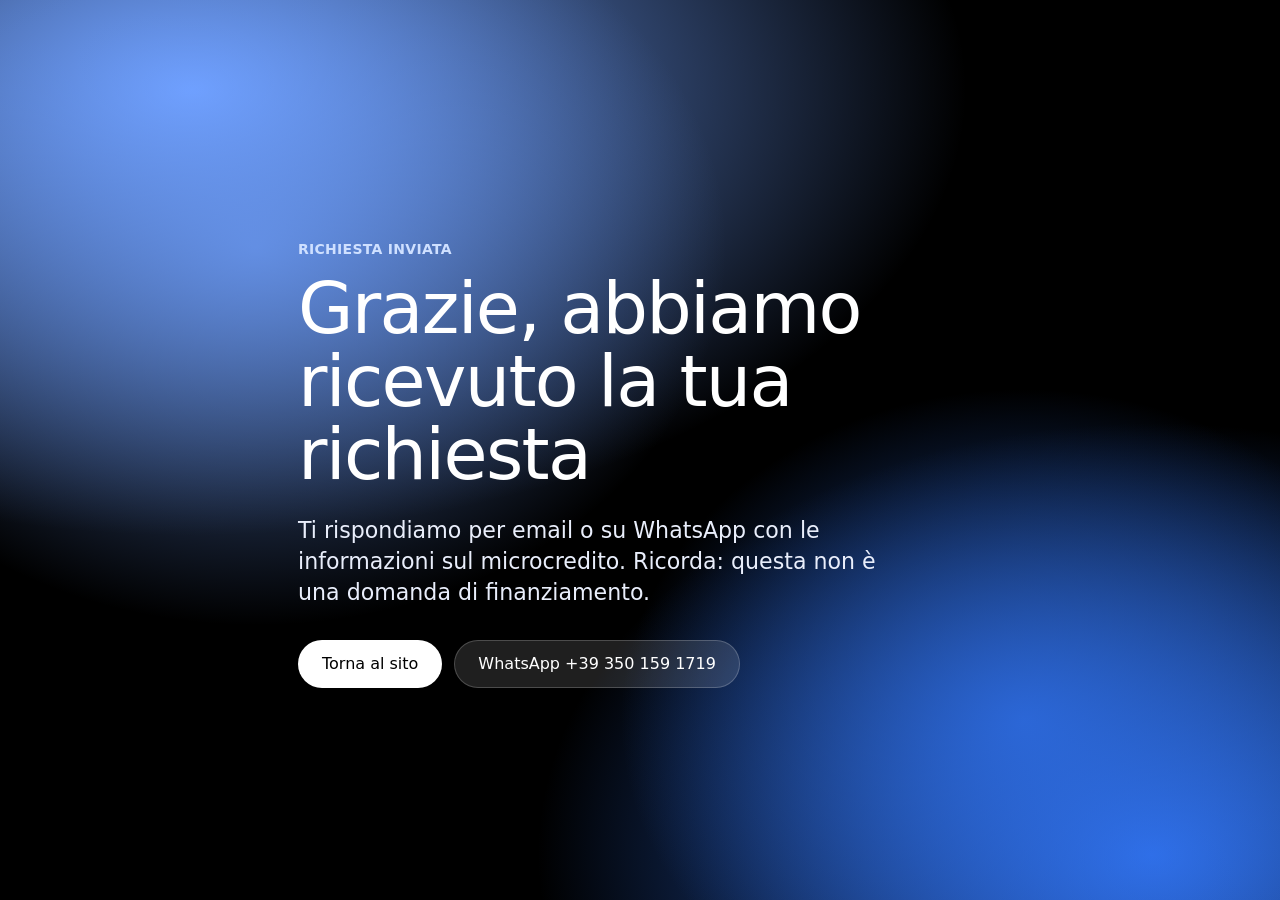
<file: docs/grazie.html>
<!doctype html>
<html lang="it">
<head>
<meta charset="utf-8">
<meta name="viewport" content="width=device-width, initial-scale=1">
<title>Richiesta inviata | Job Academy srl · Sportello microcredito</title>
<meta name="robots" content="noindex">
<link rel="icon" href="favicon.svg" type="image/svg+xml">
<link rel="stylesheet" href="styles.css">
</head>
<body>
<main>
  <section class="hero" style="min-height:100svh;display:flex;align-items:center">
    <div class="wrap">
      <p class="kicker" style="color:#cfe0ff">Richiesta inviata</p>
      <h1>Grazie, abbiamo ricevuto la tua richiesta</h1>
      <p class="lead">Ti rispondiamo per email o su WhatsApp con le informazioni sul microcredito. Ricorda: questa non è una domanda di finanziamento.</p>
      <div class="hero-ctas">
        <a class="btn btn-light" href="./">Torna al sito</a>
        <a class="btn btn-glass" href="https://wa.me/393501591719" rel="noopener">WhatsApp +39 350 159 1719</a>
      </div>
    </div>
  </section>
</main>
</body>
</html>
</file>
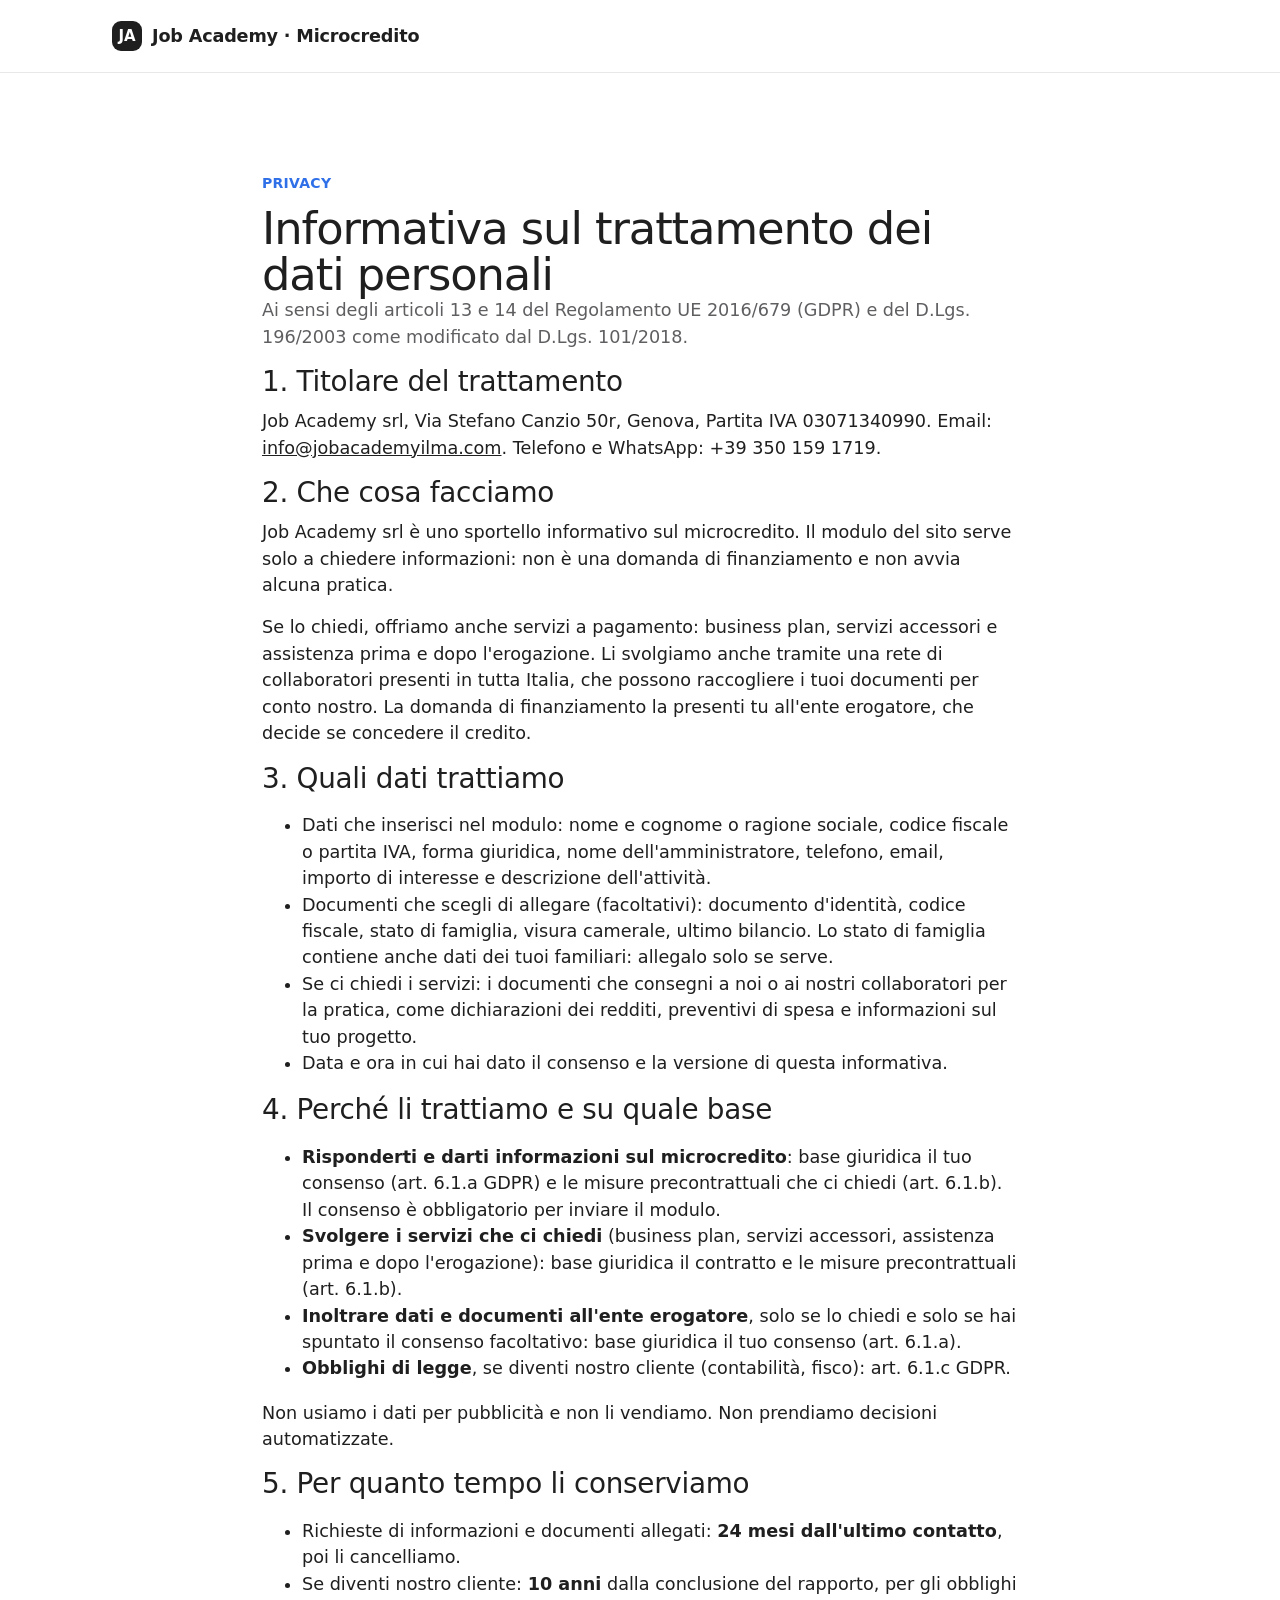
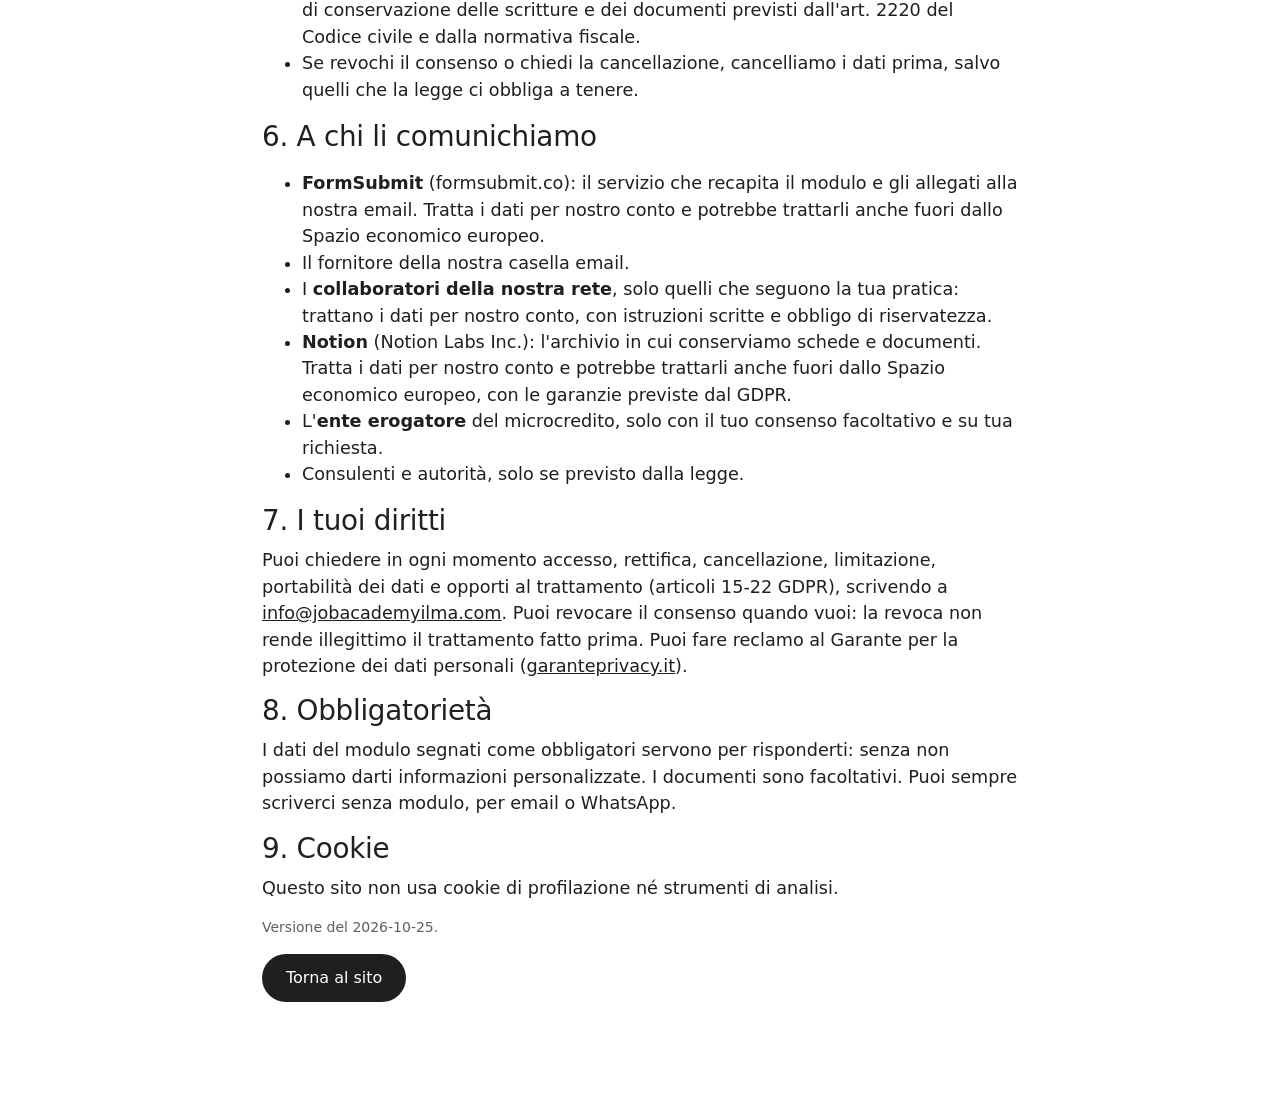
<file: docs/privacy.html>
<!doctype html>
<html lang="it">
<head>
<meta charset="utf-8">
<meta name="viewport" content="width=device-width, initial-scale=1">
<title>Informativa privacy | Job Academy srl · Sportello microcredito</title>
<meta name="description" content="Come Job Academy srl tratta i dati e i documenti inviati allo sportello informativo sul microcredito.">
<link rel="canonical" href="https://microcredito.jobacademysrl.com/privacy.html">
<link rel="icon" href="favicon.svg" type="image/svg+xml">
<link rel="stylesheet" href="styles.css">
</head>
<body>
<header class="nav"><div class="wrap"><a class="brand" href="./"><span class="brand-mark" aria-hidden="true">JA</span>Job Academy<span class="brand-sub"> · Microcredito</span></a></div></header>
<main>
  <section>
    <div class="wrap" style="max-width:820px">
      <p class="kicker">Privacy</p>
      <h1 style="font-size:var(--type-h2-size)">Informativa sul trattamento dei dati personali</h1>
      <p class="muted">Ai sensi degli articoli 13 e 14 del Regolamento UE 2016/679 (GDPR) e del D.Lgs. 196/2003 come modificato dal D.Lgs. 101/2018.</p>

      <h3>1. Titolare del trattamento</h3>
      <p>Job Academy srl, Via Stefano Canzio 50r, Genova, Partita IVA 03071340990. Email: <a href="mailto:info@jobacademyilma.com">info@jobacademyilma.com</a>. Telefono e WhatsApp: +39 350 159 1719.</p>

      <h3>2. Che cosa facciamo</h3>
      <p>Job Academy srl è uno sportello informativo sul microcredito. Il modulo del sito serve solo a chiedere informazioni: non è una domanda di finanziamento e non avvia alcuna pratica.</p>
      <p>Se lo chiedi, offriamo anche servizi a pagamento: business plan, servizi accessori e assistenza prima e dopo l'erogazione. Li svolgiamo anche tramite una rete di collaboratori presenti in tutta Italia, che possono raccogliere i tuoi documenti per conto nostro. La domanda di finanziamento la presenti tu all'ente erogatore, che decide se concedere il credito.</p>

      <h3>3. Quali dati trattiamo</h3>
      <ul class="list">
        <li>Dati che inserisci nel modulo: nome e cognome o ragione sociale, codice fiscale o partita IVA, forma giuridica, nome dell'amministratore, telefono, email, importo di interesse e descrizione dell'attività.</li>
        <li>Documenti che scegli di allegare (facoltativi): documento d'identità, codice fiscale, stato di famiglia, visura camerale, ultimo bilancio. Lo stato di famiglia contiene anche dati dei tuoi familiari: allegalo solo se serve.</li>
        <li>Se ci chiedi i servizi: i documenti che consegni a noi o ai nostri collaboratori per la pratica, come dichiarazioni dei redditi, preventivi di spesa e informazioni sul tuo progetto.</li>
        <li>Data e ora in cui hai dato il consenso e la versione di questa informativa.</li>
      </ul>

      <h3>4. Perché li trattiamo e su quale base</h3>
      <ul class="list">
        <li><strong>Risponderti e darti informazioni sul microcredito</strong>: base giuridica il tuo consenso (art. 6.1.a GDPR) e le misure precontrattuali che ci chiedi (art. 6.1.b). Il consenso è obbligatorio per inviare il modulo.</li>
        <li><strong>Svolgere i servizi che ci chiedi</strong> (business plan, servizi accessori, assistenza prima e dopo l'erogazione): base giuridica il contratto e le misure precontrattuali (art. 6.1.b).</li>
        <li><strong>Inoltrare dati e documenti all'ente erogatore</strong>, solo se lo chiedi e solo se hai spuntato il consenso facoltativo: base giuridica il tuo consenso (art. 6.1.a).</li>
        <li><strong>Obblighi di legge</strong>, se diventi nostro cliente (contabilità, fisco): art. 6.1.c GDPR.</li>
      </ul>
      <p>Non usiamo i dati per pubblicità e non li vendiamo. Non prendiamo decisioni automatizzate.</p>

      <h3>5. Per quanto tempo li conserviamo</h3>
      <ul class="list">
        <li>Richieste di informazioni e documenti allegati: <strong>24 mesi dall'ultimo contatto</strong>, poi li cancelliamo.</li>
        <li>Se diventi nostro cliente: <strong>10 anni</strong> dalla conclusione del rapporto, per gli obblighi di conservazione delle scritture e dei documenti previsti dall'art. 2220 del Codice civile e dalla normativa fiscale.</li>
        <li>Se revochi il consenso o chiedi la cancellazione, cancelliamo i dati prima, salvo quelli che la legge ci obbliga a tenere.</li>
      </ul>

      <h3>6. A chi li comunichiamo</h3>
      <ul class="list">
        <li><strong>FormSubmit</strong> (formsubmit.co): il servizio che recapita il modulo e gli allegati alla nostra email. Tratta i dati per nostro conto e potrebbe trattarli anche fuori dallo Spazio economico europeo.</li>
        <li>Il fornitore della nostra casella email.</li>
        <li>I <strong>collaboratori della nostra rete</strong>, solo quelli che seguono la tua pratica: trattano i dati per nostro conto, con istruzioni scritte e obbligo di riservatezza.</li>
        <li><strong>Notion</strong> (Notion Labs Inc.): l'archivio in cui conserviamo schede e documenti. Tratta i dati per nostro conto e potrebbe trattarli anche fuori dallo Spazio economico europeo, con le garanzie previste dal GDPR.</li>
        <li>L'<strong>ente erogatore</strong> del microcredito, solo con il tuo consenso facoltativo e su tua richiesta.</li>
        <li>Consulenti e autorità, solo se previsto dalla legge.</li>
      </ul>

      <h3>7. I tuoi diritti</h3>
      <p>Puoi chiedere in ogni momento accesso, rettifica, cancellazione, limitazione, portabilità dei dati e opporti al trattamento (articoli 15-22 GDPR), scrivendo a <a href="mailto:info@jobacademyilma.com">info@jobacademyilma.com</a>. Puoi revocare il consenso quando vuoi: la revoca non rende illegittimo il trattamento fatto prima. Puoi fare reclamo al Garante per la protezione dei dati personali (<a href="https://www.garanteprivacy.it" rel="noopener">garanteprivacy.it</a>).</p>

      <h3>8. Obbligatorietà</h3>
      <p>I dati del modulo segnati come obbligatori servono per risponderti: senza non possiamo darti informazioni personalizzate. I documenti sono facoltativi. Puoi sempre scriverci senza modulo, per email o WhatsApp.</p>

      <h3>9. Cookie</h3>
      <p>Questo sito non usa cookie di profilazione né strumenti di analisi.</p>

      <p class="small muted">Versione del 2026-10-25.</p>
      <p><a class="btn" href="./">Torna al sito</a></p>
    </div>
  </section>
</main>
</body>
</html>
</file>
<file: docs/styles.css>
/* Design tokens derived from the reverse-brand measurements (neutral palette, pill buttons, 20px cards,
   4px spacing base, light/dark band rhythm). No third-party logos or font files are used. */
:root {
  --font-sans: system-ui, -apple-system, "Segoe UI", Roboto, Helvetica, Arial, sans-serif;
  --type-display-size: clamp(40px, 1.6rem + 3.6vw, 80px);
  --type-display-line: 1.02;
  --type-display-tracking: -0.024em;
  --type-h2-size: clamp(32px, 1.6rem + 1.5vw, 52px);
  --type-h3-size: clamp(22px, 1.1rem + 0.8vw, 30px);
  --type-lead-size: clamp(18px, 1rem + 0.48vw, 23px);
  --type-body-size: clamp(16px, 0.95rem + 0.19vw, 18px);
  --type-small-size: 14px;
  --color-background: #ffffff;
  --color-surface: #f7f7f7;
  --color-surface-inverse: #000000;
  --color-surface-inverse-2: #191c1f;
  --color-text: #1f1f1f;
  --color-text-muted: #5f5f62;
  --color-text-inverse: #f2f2f4;
  --color-text-inverse-muted: #c9c9cd;
  --color-action: #1f1f1f;
  --color-on-action: #ffffff;
  --color-accent: #6fa0ff;
  --color-accent-strong: #2f6fe8;
  --color-border: #d9d9dc;
  --color-error: #c4302b;
  --gradient-brand: radial-gradient(110% 90% at 15% 10%, #6fa0ff 0%, transparent 55%), radial-gradient(80% 80% at 90% 95%, #2f6fe8 0%, transparent 60%), linear-gradient(#000, #000);
  --space: 4px;
  --radius-card: 20px;
  --radius-pill: 9999px;
  --button-height: 48px;
  --button-padding-x: 24px;
  --container: 1120px;
  --gutter: 24px;
  --nav-height: 72px;
  --ease: cubic-bezier(0.15, 0.5, 0.5, 1);
  --duration: 0.3s;
}
*, *::before, *::after { box-sizing: border-box; }
html { scroll-behavior: smooth; -webkit-text-size-adjust: 100%; }
body { margin: 0; background: var(--color-background); color: var(--color-text); font: 400 var(--type-body-size)/1.5 var(--font-sans); }
img, svg { max-width: 100%; }
a { color: inherit; }
:focus-visible { outline: 3px solid var(--color-accent-strong); outline-offset: 3px; }
.wrap { max-width: var(--container); margin: 0 auto; padding: 0 calc(var(--space) * 8); }
@media (max-width: 600px) { .wrap { padding: 0 16px; } }
.skip { position: absolute; left: -9999px; }
.skip:focus { left: 16px; top: 16px; z-index: 100; background: #fff; padding: 8px 12px; border-radius: 8px; }

/* nav */
.nav { position: sticky; top: 0; z-index: 50; background: color-mix(in oklab, var(--color-background) 85%, transparent); backdrop-filter: blur(16px); -webkit-backdrop-filter: blur(16px); border-bottom: 1px solid color-mix(in oklab, var(--color-border) 60%, transparent); }
.nav .wrap { display: flex; align-items: center; gap: 24px; height: var(--nav-height); }
.brand { display: flex; align-items: center; gap: 10px; font-weight: 700; text-decoration: none; letter-spacing: -0.01em; white-space: nowrap; }
.brand-mark { width: 30px; height: 30px; border-radius: 9px; background: var(--color-action); color: #fff; display: grid; place-items: center; font-size: 15px; }
.nav-links { display: flex; gap: 24px; margin-left: auto; font-weight: 500; font-size: 15px; }
.nav-links a { text-decoration: none; opacity: .8; }
.nav-links a:hover { opacity: 1; }
@media (max-width: 1200px) { .nav-links { gap: 16px; font-size: 14px; } .nav .brand-sub { display: none; } }
@media (max-width: 960px) { .nav-links { display: none; } .nav .btn { margin-left: auto; } }

/* buttons */
.btn { display: inline-flex; align-items: center; justify-content: center; gap: 8px; height: var(--button-height); padding: 0 var(--button-padding-x); border-radius: var(--radius-pill); border: 0;
  background: var(--color-action); color: var(--color-on-action); font: 500 16px/1 var(--font-sans); text-decoration: none; cursor: pointer; white-space: nowrap;
  transition: transform var(--duration) var(--ease), filter var(--duration) var(--ease); }
.btn:hover { filter: brightness(1.15); }
.btn:active { transform: scale(.97); }
.btn-light { background: #fff; color: #000; }
.btn-glass { background: #ffffff1f; color: #fff; backdrop-filter: blur(16px); -webkit-backdrop-filter: blur(16px); box-shadow: inset 0 0 0 1px #ffffff33; }
.btn-outline { background: transparent; color: inherit; box-shadow: inset 0 0 0 2px currentColor; }
.btn-sm { height: 40px; padding: 0 18px; font-size: 15px; }
.btn[disabled] { opacity: .5; cursor: wait; }

/* bands */
section { padding: calc(var(--space) * 24) 0; }
@media (max-width: 600px) { section { padding: calc(var(--space) * 14) 0; } }
.dark { background: var(--color-surface-inverse); color: var(--color-text-inverse); }
.dark .muted { color: var(--color-text-inverse-muted); }
.soft { background: var(--color-surface); }
.kicker { display: inline-block; font-size: 14px; font-weight: 600; letter-spacing: .02em; text-transform: uppercase; color: var(--color-accent-strong); margin: 0 0 12px; }
.dark .kicker { color: var(--color-accent); }
h1, h2, h3 { font-weight: 500; margin: 0; }
h1 { font-size: var(--type-display-size); line-height: var(--type-display-line); letter-spacing: var(--type-display-tracking); }
h2 { font-size: var(--type-h2-size); line-height: 1.05; letter-spacing: -0.012em; margin-bottom: 20px; }
h3 { font-size: var(--type-h3-size); line-height: 1.15; letter-spacing: -0.01em; margin-bottom: 10px; }
.lead { font-size: var(--type-lead-size); line-height: 1.4; max-width: 44ch; }
.muted { color: var(--color-text-muted); }
.small { font-size: var(--type-small-size); }
p { margin: 0 0 16px; }

/* hero */
.hero { position: relative; overflow: hidden; background: var(--gradient-brand); color: #fff; padding: calc(var(--space) * 28) 0 calc(var(--space) * 22); }
.hero .lead { color: #e9eefb; margin: 24px 0 32px; }
.hero h1 { max-width: 15ch; }
.hero-ctas { display: flex; flex-wrap: wrap; gap: 12px; }
.hero-facts { display: flex; flex-wrap: wrap; gap: 12px; margin-top: 48px; }
.glass { background: #ffffff1a; backdrop-filter: blur(20px); -webkit-backdrop-filter: blur(20px); border: 1px solid #ffffff2e; border-radius: var(--radius-card); }
.hero-facts .glass { padding: 14px 18px; font-size: 15px; }
.hero-facts b { display: block; font-size: 22px; font-weight: 600; }

/* numbers */
.nums { display: grid; grid-template-columns: repeat(5, 1fr); gap: var(--gutter); margin-top: 40px; }
.num { border-top: 2px solid var(--color-text); padding-top: 20px; }
.num b { display: block; font-size: clamp(36px, 1.6rem + 2vw, 60px); font-weight: 500; line-height: 1; letter-spacing: -0.02em; margin-bottom: 10px; }
@media (max-width: 960px) { .nums { grid-template-columns: repeat(2, 1fr); } }

/* cards */
.grid2 { display: grid; grid-template-columns: 1fr 1fr; gap: var(--gutter); }
.grid3 { display: grid; grid-template-columns: repeat(3, 1fr); gap: var(--gutter); }
@media (max-width: 860px) { .grid2, .grid3 { grid-template-columns: 1fr; } }
.card { background: var(--color-surface); border-radius: var(--radius-card); padding: 28px; }
.soft .card { background: var(--color-background); }
.dark .card { background: #ffffff12; }
.steps { counter-reset: s; display: grid; grid-template-columns: repeat(4, 1fr); gap: var(--gutter); margin-top: 32px; }
.step { position: relative; }
.step::before { counter-increment: s; content: counter(s); display: grid; place-items: center; width: 40px; height: 40px; border-radius: 50%; background: var(--color-accent); color: #000; font-weight: 700; margin-bottom: 16px; }
.step .when { display: inline-block; font-weight: 600; margin-bottom: 6px; }
@media (max-width: 960px) { .steps { grid-template-columns: 1fr 1fr; } }
@media (max-width: 600px) { .steps { grid-template-columns: 1fr; } }
.doclist { list-style: none; padding: 0; margin: 16px 0 0; }
.doclist li { display: flex; gap: 12px; padding: 12px 0; border-top: 1px solid var(--color-border); }
.doclist li::before { content: ""; flex: none; width: 22px; height: 22px; margin-top: 2px; border-radius: 50%; background: var(--color-action) url("data:image/svg+xml,%3Csvg xmlns='http://www.w3.org/2000/svg' viewBox='0 0 24 24'%3E%3Cpath d='M6 12.5l4 4 8-9' fill='none' stroke='white' stroke-width='2.5' stroke-linecap='round' stroke-linejoin='round'/%3E%3C/svg%3E") center/16px no-repeat; }

/* form */
.tabs { display: inline-flex; padding: 4px; background: var(--color-surface); border-radius: var(--radius-pill); margin: 8px 0 28px; flex-wrap: wrap; }
.tab { border: 0; background: transparent; height: 44px; padding: 0 22px; border-radius: var(--radius-pill); font: 500 16px/1 var(--font-sans); color: var(--color-text); cursor: pointer; }
.tab[aria-selected="true"] { background: var(--color-action); color: var(--color-on-action); }
.panel[hidden] { display: none; }
form { display: grid; gap: 20px; }
fieldset { border: 0; padding: 0; margin: 0; display: grid; gap: 16px; }
legend { font-weight: 600; font-size: 18px; margin-bottom: 8px; padding: 0; }
.row { display: grid; grid-template-columns: 1fr 1fr; gap: 16px; }
@media (max-width: 600px) { .row { grid-template-columns: 1fr; } }
label { display: grid; gap: 6px; font-weight: 500; font-size: 15px; }
.opt { font-weight: 400; color: var(--color-text-muted); }
input[type=text], input[type=email], input[type=tel], input[type=number], textarea, select {
  width: 100%; height: 48px; padding: 0 16px; border-radius: 12px; border: 1px solid var(--color-border); background: var(--color-background);
  font: 400 16px/1.2 var(--font-sans); color: var(--color-text); }
textarea { height: 110px; padding: 12px 16px; resize: vertical; }
input:focus, textarea:focus { border-color: var(--color-accent-strong); outline: 2px solid color-mix(in oklab, var(--color-accent) 40%, transparent); }
.file { border: 1.5px dashed var(--color-border); border-radius: var(--radius-card); padding: 16px; background: var(--color-background); }
.file input { font: 400 14px var(--font-sans); width: 100%; }
.file small { display: block; font-weight: 400; color: var(--color-text-muted); }
.check { display: flex; gap: 10px; align-items: flex-start; font-weight: 400; }
.check input { width: 20px; height: 20px; margin-top: 2px; flex: none; }
.form-note { font-size: 14px; color: var(--color-text-muted); }
.err { color: var(--color-error); font-size: 14px; min-height: 1em; }
.hp { position: absolute; left: -9999px; }

/* faq */
details { border-top: 1px solid #ffffff2e; padding: 20px 0; }
details:last-child { border-bottom: 1px solid #ffffff2e; }
summary { cursor: pointer; font-size: var(--type-lead-size); font-weight: 500; list-style: none; display: flex; justify-content: space-between; gap: 16px; }
summary::after { content: "+"; font-size: 28px; line-height: 1; transition: transform var(--duration) var(--ease); }
details[open] summary::after { transform: rotate(45deg); }
details p { margin: 12px 0 0; max-width: 70ch; }

/* contacts + footer */
.contact { display: flex; flex-wrap: wrap; gap: 12px; margin-top: 24px; }
footer { background: var(--color-surface-inverse-2); color: var(--color-text-inverse-muted); padding: 48px 0; font-size: 14px; }
footer a { color: var(--color-text-inverse); }
footer .wrap { display: grid; gap: 12px; }
.wa-float { position: fixed; right: 18px; bottom: 18px; z-index: 60; width: 56px; height: 56px; border-radius: 50%; background: #25d366; display: grid; place-items: center; box-shadow: 0 8px 24px #0000004d; }
.wa-float svg { width: 30px; height: 30px; }

/* motion */
.js .reveal { opacity: 0; transform: translateY(16px); transition: opacity .7s var(--ease), transform .7s var(--ease); }
.js .reveal.in { opacity: 1; transform: none; }
@media (prefers-reduced-motion: reduce) { html { scroll-behavior: auto; } .js .reveal { opacity: 1; transform: none; transition: none; } }
@media (max-width: 480px) { .brand-sub { display: none; } .nav .wrap { gap: 12px; } .nav .btn-sm { padding: 0 14px; font-size: 14px; } }
@media (max-width: 340px) { .nav .btn-sm { padding: 0 10px; font-size: 13px; } }
label:not(.check) { display: block; }
label:not(.check) > input, label:not(.check) > textarea { display: block; margin-top: 6px; }
.file small { margin-top: 6px; }
.brand-sub { margin-left: -10px; white-space: pre; }
.nums6 { grid-template-columns: repeat(3, 1fr); row-gap: 40px; }
@media (max-width: 860px) { .nums6 { grid-template-columns: repeat(2, 1fr); } }
@media (max-width: 480px) { .nums6 { grid-template-columns: 1fr; } }
.notice { background: #fff; border-left: 4px solid var(--color-accent-strong); border-radius: 12px; padding: 14px 18px; max-width: 70ch; }
.gdpr { display: grid; gap: 14px; background: var(--color-surface); border-radius: 16px; padding: 18px; font-size: 14px; }
.gdpr p { margin: 0; color: var(--color-text-muted); }
.gdpr .check { font-size: 15px; }
select { appearance: auto; }
label:not(.check) > select { display: block; margin-top: 6px; }

/* ---------- motion (scroll animations, measured brand easing) ---------- */
.hero { isolation: isolate; }
.hero::before { content: ""; position: absolute; inset: -25%; z-index: -1; pointer-events: none;
  background: radial-gradient(35% 40% at 30% 35%, #6fa0ffb3 0%, transparent 70%), radial-gradient(30% 35% at 70% 70%, #2f6fe8cc 0%, transparent 70%);
  animation: drift 18s var(--ease) infinite alternate; }
@keyframes drift { from { transform: translate3d(-4%, -3%, 0) scale(1); } to { transform: translate3d(5%, 4%, 0) scale(1.15); } }
.hero .wrap { will-change: transform, opacity; }
.nav { transition: box-shadow var(--duration) var(--ease), background var(--duration) var(--ease); }
.nav.scrolled { box-shadow: 0 8px 30px #0000000f; }
/* word-by-word title reveal */
.w { display: inline-block; overflow: hidden; vertical-align: bottom; padding-bottom: .08em; margin-bottom: -.08em; }
.w > span { display: inline-block; transform: translateY(105%); transition: transform .9s var(--ease); transition-delay: calc(var(--i) * 55ms); }
.split.in .w > span { transform: none; }
/* staggered reveal */
.js .reveal { transition-delay: var(--d, 0ms); }
/* number cards */
.num b { font-variant-numeric: tabular-nums; }
/* steps progress line */
.steps { position: relative; }
.steps-line { position: absolute; left: 20px; right: calc((100% - 3 * var(--gutter)) / 4 - 20px); top: 19px; height: 2px; background: #ffffff26; z-index: 0; border-radius: 2px; }
.steps-line i { position: absolute; inset: 0; background: var(--color-accent); transform-origin: left; transform: scaleX(var(--p, 0)); border-radius: 2px; }
.step { z-index: 1; }
.step::before { transition: background .5s var(--ease), transform .5s var(--ease), box-shadow .5s var(--ease); background: #2b2e33; color: #fff; }
.step.on::before { background: var(--color-accent); color: #000; transform: scale(1.1); box-shadow: 0 0 0 8px #6fa0ff26; }
.step h3, .step p { transition: opacity .5s var(--ease); }
.js .step:not(.on) h3, .js .step:not(.on) p { opacity: .45; }
@media (max-width: 960px) { .steps-line { display: none; } }
/* cards */
.card, .num { transition: transform .45s var(--ease), box-shadow .45s var(--ease); }
#documenti .card:hover, #caratteristiche .num:hover { transform: translateY(-6px); }
#documenti .card:hover { box-shadow: 0 18px 40px #0000001a; }
.doclist li { transition: transform .35s var(--ease); }
.doclist li:hover { transform: translateX(6px); }
.tab { transition: background var(--duration) var(--ease), color var(--duration) var(--ease); }
.panel:not([hidden]) { animation: panelIn .5s var(--ease); }
@keyframes panelIn { from { opacity: 0; transform: translateY(12px); } to { opacity: 1; transform: none; } }
.wa-float { transition: transform .35s var(--ease); }
.wa-float:hover { transform: scale(1.08); }
@media (prefers-reduced-motion: reduce) {
  .hero::before, .panel:not([hidden]) { animation: none; }
  .w > span { transform: none; transition: none; }
  .card, .num, .doclist li, .step::before { transition: none; }
  .js .step:not(.on) h3, .js .step:not(.on) p { opacity: 1; }
  .steps-line i { transform: none; }
}

/* ---------- visuals: product mockups, service cards, network band ---------- */
.hero-grid { display: grid; grid-template-columns: 1.15fr .85fr; gap: 48px; align-items: center; }
@media (max-width: 960px) { .hero-grid { grid-template-columns: 1fr; } }
.hero-visual { position: relative; display: grid; place-items: center; min-height: 560px; perspective: 1200px; }
@media (max-width: 960px) { .hero-visual { min-height: 0; margin-top: 8px; } }
.phone { width: 292px; height: 584px; border-radius: 46px; padding: 10px; background: linear-gradient(160deg, #2a2d33, #0b0c0e); box-shadow: 0 40px 80px #00000066, inset 0 0 0 1px #ffffff26;
  transform: rotateY(var(--ry, -8deg)) rotateX(var(--rx, 4deg)); transform-style: preserve-3d; transition: transform .6s var(--ease); animation: phoneIn 1.1s var(--ease) both .2s; }
@keyframes phoneIn { from { opacity: 0; transform: translateY(60px) rotateY(-18deg) rotateX(10deg) scale(.92); } }
.screen { height: 100%; border-radius: 36px; background: #f5f6f8; color: #111; padding: 22px 18px; display: flex; flex-direction: column; gap: 16px; overflow: hidden; }
.app-top { display: flex; justify-content: space-between; align-items: center; font-weight: 600; font-size: 15px; }
.live { font-size: 12px; font-weight: 600; color: #0f7a3e; background: #dff5e7; padding: 4px 10px; border-radius: 99px; }
.app-amount { background: #fff; border-radius: 18px; padding: 14px 16px; }
.app-amount small { display: block; color: #6b6f76; font-size: 12px; }
.app-amount b { font-size: 32px; font-weight: 600; letter-spacing: -.02em; }
.app-ring { background: #fff; border-radius: 18px; padding: 14px 16px; display: flex; align-items: center; gap: 14px; }
.app-ring svg { width: 84px; height: 84px; transform: rotate(-90deg); }
.app-ring circle { fill: none; stroke-width: 12; }
.ring-bg { stroke: #e6ebf5; }
.ring-fg { stroke: #2f6fe8; stroke-linecap: round; stroke-dasharray: 100; stroke-dashoffset: 100; animation: ring 1.6s var(--ease) forwards .9s; }
@keyframes ring { to { stroke-dashoffset: 20; } }
.app-ring b { display: block; font-size: 26px; font-weight: 600; }
.app-ring small { color: #6b6f76; font-size: 12px; line-height: 1.25; }
.app-list { list-style: none; margin: 0; padding: 4px 16px; background: #fff; border-radius: 18px; }
.app-list li { display: flex; gap: 12px; align-items: center; padding: 10px 0; font-size: 14px; font-weight: 500; border-top: 1px solid #eef0f3; opacity: 0; transform: translateX(16px); animation: liIn .6s var(--ease) forwards; }
.app-list li:first-child { border-top: 0; }
.app-list li:nth-child(1) { animation-delay: 1.1s; } .app-list li:nth-child(2) { animation-delay: 1.3s; } .app-list li:nth-child(3) { animation-delay: 1.5s; } .app-list li:nth-child(4) { animation-delay: 1.7s; }
@keyframes liIn { to { opacity: 1; transform: none; } }
.app-list small { display: block; font-weight: 400; color: #6b6f76; font-size: 12px; }
.app-list i { flex: none; width: 22px; height: 22px; border-radius: 50%; border: 2px solid #d3d7de; }
.app-list .ok i { border: 0; background: #2f6fe8 url("data:image/svg+xml,%3Csvg xmlns='http://www.w3.org/2000/svg' viewBox='0 0 24 24'%3E%3Cpath d='M6 12.5l4 4 8-9' fill='none' stroke='white' stroke-width='2.8' stroke-linecap='round' stroke-linejoin='round'/%3E%3C/svg%3E") center/15px no-repeat; }
.app-list .wait i { border-color: #2f6fe8; border-top-color: transparent; animation: spin 1.2s linear infinite; }
@keyframes spin { to { transform: rotate(360deg); } }
.device { position: relative; }
.chip { position: absolute; z-index: 2; display: flex; align-items: center; gap: 10px; padding: 12px 16px; border-radius: 16px; font-size: 14px; font-weight: 500; color: #fff; width: max-content; max-width: 210px;
  background: #0e1626d9; backdrop-filter: blur(18px); -webkit-backdrop-filter: blur(18px); border: 1px solid #ffffff2e; box-shadow: 0 20px 40px #00000059; animation: float 6s ease-in-out infinite; }
.chip i { flex: none; width: 26px; height: 26px; border-radius: 50%; background: #6fa0ff; color: #fff; display: grid; place-items: center; font-style: normal; font-weight: 700; }
.chip b { font-size: 22px; font-weight: 600; margin-right: 2px; white-space: nowrap; }
.chip-a { right: calc(100% - 26px); top: 150px; }
.chip-b { left: calc(100% - 26px); bottom: 150px; animation-delay: -3s; }
/* narrower screens: chips sit above and below the phone, over the bezel only, so they never hide the screen */
@media (max-width: 1200px) { .hero-visual { padding: 64px 0 56px; } .chip-a { right: auto; left: -40px; top: auto; bottom: calc(100% - 20px); } .chip-b { left: auto; right: -40px; bottom: auto; top: calc(100% - 20px); } }
@keyframes float { 0%, 100% { transform: translateY(0); } 50% { transform: translateY(-14px); } }
@media (max-width: 600px) { .phone { width: 252px; height: auto; } .screen { height: auto; } .chip-a { left: -28px; } .chip-b { right: -28px; } .chip { max-width: 190px; font-size: 13px; padding: 10px 12px; } }

/* guarantee bar (cos'è) */
#cosa-e .grid2 { align-items: start; }
.guarantee { grid-column: 1 / -1; margin: 24px 0 0; background: var(--color-surface); border-radius: 28px; padding: clamp(24px, 4vw, 44px); display: grid; gap: 20px; }
.g-head { display: flex; align-items: baseline; gap: 10px; flex-wrap: wrap; }
.g-head span { font-size: 13px; font-weight: 600; text-transform: uppercase; letter-spacing: .04em; color: var(--color-accent-strong); margin-right: 8px; }
.g-head b { font-size: clamp(36px, 1.6rem + 2vw, 56px); font-weight: 500; letter-spacing: -.02em; }
.g-bar { height: 64px; border-radius: 20px; background: #dfe3ea; overflow: hidden; }
.g-bar i { display: flex; align-items: center; height: 100%; width: var(--w); padding: 0 20px; border-radius: 20px; background: linear-gradient(90deg, #2f6fe8, #6fa0ff); color: #fff; font-style: normal; font-weight: 600; white-space: nowrap;
  transform-origin: left; transform: scaleX(0); transition: transform 1.4s var(--ease) .2s; }
.g-bar i span { opacity: 0; transition: opacity .6s var(--ease) 1.2s; }
.guarantee.in .g-bar i { transform: none; } .guarantee.in .g-bar i span { opacity: 1; }
.g-legend { display: flex; flex-wrap: wrap; gap: 20px; font-size: 15px; }
.g-legend span { display: flex; align-items: center; gap: 8px; }
.g-legend i { width: 12px; height: 12px; border-radius: 4px; } .g-legend .c1 { background: #2f6fe8; } .g-legend .c2 { background: #dfe3ea; }
@media (max-width: 600px) { .g-bar i { padding: 0 12px; font-size: 13px; } }

/* service cards: sticky stack */
.stack { display: grid; gap: 24px; margin-top: 40px; }
.scard { position: sticky; top: calc(var(--nav-height) + 24px + var(--i) * 18px); display: grid; grid-template-columns: 1.1fr .9fr; gap: 32px; align-items: center; min-height: 380px;
  padding: clamp(28px, 4vw, 56px); border-radius: 32px; color: #fff; box-shadow: 0 -10px 40px #0000001a; transform-origin: top center; will-change: transform; }
.scard h3 { font-size: clamp(28px, 1.2rem + 1.6vw, 44px); letter-spacing: -.02em; margin: 14px 0 14px; }
.scard p { font-size: var(--type-lead-size); line-height: 1.45; max-width: 36ch; color: #ffffffe0; margin: 0; }
.tag { display: inline-block; font-size: 13px; font-weight: 600; padding: 6px 12px; border-radius: 99px; background: #ffffff2e; }
.scard .art { width: 100%; max-width: 360px; justify-self: center; filter: drop-shadow(0 24px 30px #00000033); }
.c-blue { background: radial-gradient(120% 120% at 100% 0%, #6fa0ff 0%, #2f6fe8 45%, #1747b8 100%); }
.c-violet { background: radial-gradient(120% 120% at 100% 0%, #a99bff 0%, #6b55e6 45%, #3d2bb0 100%); }
.c-teal { background: radial-gradient(120% 120% at 100% 0%, #5fe0c4 0%, #0f9d8a 50%, #07665a 100%); }
.c-orange { background: radial-gradient(120% 120% at 100% 0%, #ffc08a 0%, #ff7a3d 50%, #d4471a 100%); }
.scard .bar { transform-box: fill-box; transform-origin: bottom; transform: scaleY(.2); transition: transform 1s var(--ease); }
.scard.in .bar { transform: none; } .scard.in .bar:nth-of-type(2) { transition-delay: .1s; } .scard.in .bar:nth-of-type(3) { transition-delay: .2s; } .scard.in .bar:nth-of-type(4) { transition-delay: .3s; }
@media (max-width: 760px) { .scard { position: relative; top: 0; grid-template-columns: 1fr; min-height: 0; } .scard .art { max-width: 240px; order: -1; justify-self: start; } }

/* network band */
.rete { overflow: hidden; background: radial-gradient(80% 120% at 85% 0%, #1d3f8f 0%, transparent 60%), #000; }
.rete .grid2 { align-items: end; }
.marquee { margin-top: 64px; overflow: hidden; mask-image: linear-gradient(90deg, transparent, #000 10%, #000 90%, transparent); -webkit-mask-image: linear-gradient(90deg, transparent, #000 10%, #000 90%, transparent); }
.track { display: flex; gap: 12px; width: max-content; animation: marquee 60s linear infinite; }
.track span { padding: 14px 22px; border-radius: 99px; background: #ffffff14; border: 1px solid #ffffff24; font-size: 18px; white-space: nowrap; }
@keyframes marquee { to { transform: translateX(-50%); } }

/* image reveal on scroll (clip + scale) */
.js .unveil { clip-path: inset(12% 8% 12% 8% round 32px); transform: scale(.94); transition: clip-path 1.1s var(--ease), transform 1.1s var(--ease); }
.js .unveil.in { clip-path: inset(0 0 0 0 round 32px); transform: none; }

@media (prefers-reduced-motion: reduce) {
  .phone, .chip, .app-list li, .ring-fg, .track, .app-list .wait i { animation: none; }
  .app-list li { opacity: 1; transform: none; } .ring-fg { stroke-dashoffset: 20; }
  .phone { transform: none; }
  .scard { position: static; }
  .g-bar i, .g-bar i span, .scard .bar { transition: none; transform: none; opacity: 1; }
  .js .unveil { clip-path: none; transform: none; }
}
</file>
